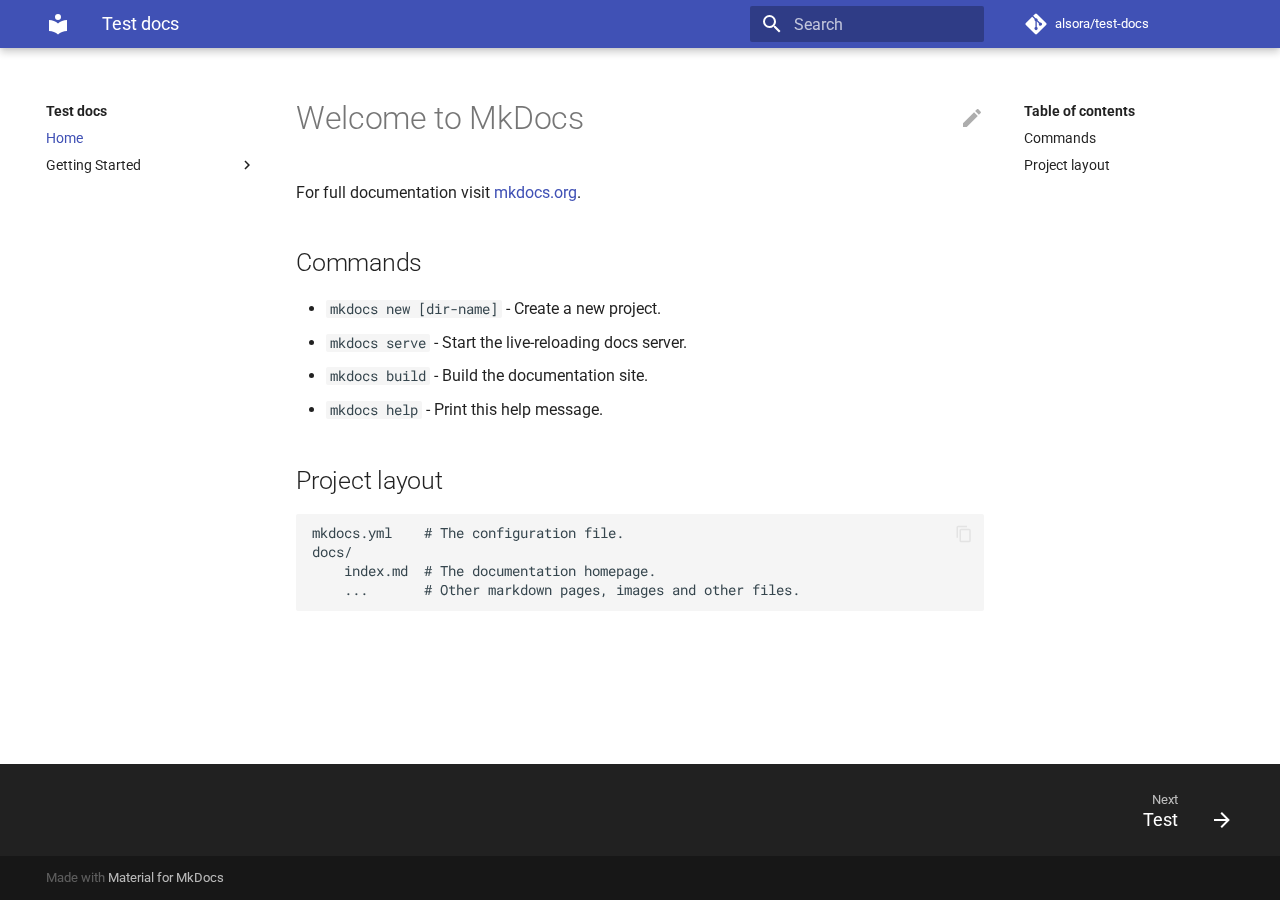
<file: index.html>
<!doctype html>
<html lang="en" class="no-js">
  <head>
    
      <meta charset="utf-8">
      <meta name="viewport" content="width=device-width,initial-scale=1">
      
        <meta name="description" content="A docs test">
      
      
      
        <meta name="author" content="iRobot">
      
      
        <link rel="canonical" href="https://alsora.github.io/test-docs/">
      
      <link rel="icon" href="assets/images/favicon.png">
      <meta name="generator" content="mkdocs-1.2.2, mkdocs-material-7.3.0">
    
    
      
        <title>Test docs</title>
      
    
    
      <link rel="stylesheet" href="assets/stylesheets/main.8b42a75e.min.css">
      
        
        <link rel="stylesheet" href="assets/stylesheets/palette.3f5d1f46.min.css">
        
      
    
    
    
      
        
        <link rel="preconnect" href="https://fonts.gstatic.com" crossorigin>
        <link rel="stylesheet" href="https://fonts.googleapis.com/css?family=Roboto:300,400,400i,700%7CRoboto+Mono&display=fallback">
        <style>:root{--md-text-font-family:"Roboto";--md-code-font-family:"Roboto Mono"}</style>
      
    
    
    
      <link rel="stylesheet" href="stylesheets/irobot-palette.css">
    
    
      


    
    
  </head>
  
  
    
    
    
    
    
    <body dir="ltr" data-md-color-scheme="" data-md-color-primary="none" data-md-color-accent="none">
  
    
    <script>function __prefix(e){return new URL(".",location).pathname+"."+e}function __get(e,t=localStorage){return JSON.parse(t.getItem(__prefix(e)))}</script>
    
    <input class="md-toggle" data-md-toggle="drawer" type="checkbox" id="__drawer" autocomplete="off">
    <input class="md-toggle" data-md-toggle="search" type="checkbox" id="__search" autocomplete="off">
    <label class="md-overlay" for="__drawer"></label>
    <div data-md-component="skip">
      
        
        <a href="#welcome-to-mkdocs" class="md-skip">
          Skip to content
        </a>
      
    </div>
    <div data-md-component="announce">
      
    </div>
    
      

<header class="md-header" data-md-component="header">
  <nav class="md-header__inner md-grid" aria-label="Header">
    <a href="." title="Test docs" class="md-header__button md-logo" aria-label="Test docs" data-md-component="logo">
      
  
  <svg xmlns="http://www.w3.org/2000/svg" viewBox="0 0 24 24"><path d="M12 8a3 3 0 0 0 3-3 3 3 0 0 0-3-3 3 3 0 0 0-3 3 3 3 0 0 0 3 3m0 3.54C9.64 9.35 6.5 8 3 8v11c3.5 0 6.64 1.35 9 3.54 2.36-2.19 5.5-3.54 9-3.54V8c-3.5 0-6.64 1.35-9 3.54z"/></svg>

    </a>
    <label class="md-header__button md-icon" for="__drawer">
      <svg xmlns="http://www.w3.org/2000/svg" viewBox="0 0 24 24"><path d="M3 6h18v2H3V6m0 5h18v2H3v-2m0 5h18v2H3v-2z"/></svg>
    </label>
    <div class="md-header__title" data-md-component="header-title">
      <div class="md-header__ellipsis">
        <div class="md-header__topic">
          <span class="md-ellipsis">
            Test docs
          </span>
        </div>
        <div class="md-header__topic" data-md-component="header-topic">
          <span class="md-ellipsis">
            
              Home
            
          </span>
        </div>
      </div>
    </div>
    
    
    
      <label class="md-header__button md-icon" for="__search">
        <svg xmlns="http://www.w3.org/2000/svg" viewBox="0 0 24 24"><path d="M9.5 3A6.5 6.5 0 0 1 16 9.5c0 1.61-.59 3.09-1.56 4.23l.27.27h.79l5 5-1.5 1.5-5-5v-.79l-.27-.27A6.516 6.516 0 0 1 9.5 16 6.5 6.5 0 0 1 3 9.5 6.5 6.5 0 0 1 9.5 3m0 2C7 5 5 7 5 9.5S7 14 9.5 14 14 12 14 9.5 12 5 9.5 5z"/></svg>
      </label>
      
<div class="md-search" data-md-component="search" role="dialog">
  <label class="md-search__overlay" for="__search"></label>
  <div class="md-search__inner" role="search">
    <form class="md-search__form" name="search">
      <input type="text" class="md-search__input" name="query" aria-label="Search" placeholder="Search" autocapitalize="off" autocorrect="off" autocomplete="off" spellcheck="false" data-md-component="search-query" required>
      <label class="md-search__icon md-icon" for="__search">
        <svg xmlns="http://www.w3.org/2000/svg" viewBox="0 0 24 24"><path d="M9.5 3A6.5 6.5 0 0 1 16 9.5c0 1.61-.59 3.09-1.56 4.23l.27.27h.79l5 5-1.5 1.5-5-5v-.79l-.27-.27A6.516 6.516 0 0 1 9.5 16 6.5 6.5 0 0 1 3 9.5 6.5 6.5 0 0 1 9.5 3m0 2C7 5 5 7 5 9.5S7 14 9.5 14 14 12 14 9.5 12 5 9.5 5z"/></svg>
        <svg xmlns="http://www.w3.org/2000/svg" viewBox="0 0 24 24"><path d="M20 11v2H8l5.5 5.5-1.42 1.42L4.16 12l7.92-7.92L13.5 5.5 8 11h12z"/></svg>
      </label>
      <nav class="md-search__options" aria-label="Search">
        
        <button type="reset" class="md-search__icon md-icon" aria-label="Clear" tabindex="-1">
          <svg xmlns="http://www.w3.org/2000/svg" viewBox="0 0 24 24"><path d="M19 6.41 17.59 5 12 10.59 6.41 5 5 6.41 10.59 12 5 17.59 6.41 19 12 13.41 17.59 19 19 17.59 13.41 12 19 6.41z"/></svg>
        </button>
      </nav>
      
    </form>
    <div class="md-search__output">
      <div class="md-search__scrollwrap" data-md-scrollfix>
        <div class="md-search-result" data-md-component="search-result">
          <div class="md-search-result__meta">
            Initializing search
          </div>
          <ol class="md-search-result__list"></ol>
        </div>
      </div>
    </div>
  </div>
</div>
    
    
      <div class="md-header__source">
        
<a href="https://github.com/alsora/test-docs/" title="Go to repository" class="md-source" data-md-component="source">
  <div class="md-source__icon md-icon">
    
    <svg xmlns="http://www.w3.org/2000/svg" viewBox="0 0 448 512"><path d="M439.55 236.05 244 40.45a28.87 28.87 0 0 0-40.81 0l-40.66 40.63 51.52 51.52c27.06-9.14 52.68 16.77 43.39 43.68l49.66 49.66c34.23-11.8 61.18 31 35.47 56.69-26.49 26.49-70.21-2.87-56-37.34L240.22 199v121.85c25.3 12.54 22.26 41.85 9.08 55a34.34 34.34 0 0 1-48.55 0c-17.57-17.6-11.07-46.91 11.25-56v-123c-20.8-8.51-24.6-30.74-18.64-45L142.57 101 8.45 235.14a28.86 28.86 0 0 0 0 40.81l195.61 195.6a28.86 28.86 0 0 0 40.8 0l194.69-194.69a28.86 28.86 0 0 0 0-40.81z"/></svg>
  </div>
  <div class="md-source__repository">
    alsora/test-docs
  </div>
</a>
      </div>
    
  </nav>
  
</header>
    
    <div class="md-container" data-md-component="container">
      
      
        
          
        
      
      <main class="md-main" data-md-component="main">
        <div class="md-main__inner md-grid">
          
            
              
              <div class="md-sidebar md-sidebar--primary" data-md-component="sidebar" data-md-type="navigation" >
                <div class="md-sidebar__scrollwrap">
                  <div class="md-sidebar__inner">
                    


<nav class="md-nav md-nav--primary" aria-label="Navigation" data-md-level="0">
  <label class="md-nav__title" for="__drawer">
    <a href="." title="Test docs" class="md-nav__button md-logo" aria-label="Test docs" data-md-component="logo">
      
  
  <svg xmlns="http://www.w3.org/2000/svg" viewBox="0 0 24 24"><path d="M12 8a3 3 0 0 0 3-3 3 3 0 0 0-3-3 3 3 0 0 0-3 3 3 3 0 0 0 3 3m0 3.54C9.64 9.35 6.5 8 3 8v11c3.5 0 6.64 1.35 9 3.54 2.36-2.19 5.5-3.54 9-3.54V8c-3.5 0-6.64 1.35-9 3.54z"/></svg>

    </a>
    Test docs
  </label>
  
    <div class="md-nav__source">
      
<a href="https://github.com/alsora/test-docs/" title="Go to repository" class="md-source" data-md-component="source">
  <div class="md-source__icon md-icon">
    
    <svg xmlns="http://www.w3.org/2000/svg" viewBox="0 0 448 512"><path d="M439.55 236.05 244 40.45a28.87 28.87 0 0 0-40.81 0l-40.66 40.63 51.52 51.52c27.06-9.14 52.68 16.77 43.39 43.68l49.66 49.66c34.23-11.8 61.18 31 35.47 56.69-26.49 26.49-70.21-2.87-56-37.34L240.22 199v121.85c25.3 12.54 22.26 41.85 9.08 55a34.34 34.34 0 0 1-48.55 0c-17.57-17.6-11.07-46.91 11.25-56v-123c-20.8-8.51-24.6-30.74-18.64-45L142.57 101 8.45 235.14a28.86 28.86 0 0 0 0 40.81l195.61 195.6a28.86 28.86 0 0 0 40.8 0l194.69-194.69a28.86 28.86 0 0 0 0-40.81z"/></svg>
  </div>
  <div class="md-source__repository">
    alsora/test-docs
  </div>
</a>
    </div>
  
  <ul class="md-nav__list" data-md-scrollfix>
    
      
      
      

  
  
    
  
  
    <li class="md-nav__item md-nav__item--active">
      
      <input class="md-nav__toggle md-toggle" data-md-toggle="toc" type="checkbox" id="__toc">
      
      
        
      
      
        <label class="md-nav__link md-nav__link--active" for="__toc">
          Home
          <span class="md-nav__icon md-icon"></span>
        </label>
      
      <a href="." class="md-nav__link md-nav__link--active">
        Home
      </a>
      
        
<nav class="md-nav md-nav--secondary" aria-label="Table of contents">
  
  
  
    
  
  
    <label class="md-nav__title" for="__toc">
      <span class="md-nav__icon md-icon"></span>
      Table of contents
    </label>
    <ul class="md-nav__list" data-md-component="toc" data-md-scrollfix>
      
        <li class="md-nav__item">
  <a href="#commands" class="md-nav__link">
    Commands
  </a>
  
</li>
      
        <li class="md-nav__item">
  <a href="#project-layout" class="md-nav__link">
    Project layout
  </a>
  
</li>
      
    </ul>
  
</nav>
      
    </li>
  

    
      
      
      

  
  
  
    
    <li class="md-nav__item md-nav__item--nested">
      
      
        <input class="md-nav__toggle md-toggle" data-md-toggle="__nav_2" type="checkbox" id="__nav_2" >
      
      
      
      
        <label class="md-nav__link" for="__nav_2">
          Getting Started
          <span class="md-nav__icon md-icon"></span>
        </label>
      
      <nav class="md-nav" aria-label="Getting Started" data-md-level="1">
        <label class="md-nav__title" for="__nav_2">
          <span class="md-nav__icon md-icon"></span>
          Getting Started
        </label>
        <ul class="md-nav__list" data-md-scrollfix>
          
            
              
  
  
  
    <li class="md-nav__item">
      <a href="getting-started/test/" class="md-nav__link">
        Test
      </a>
    </li>
  

            
          
            
              
  
  
  
    <li class="md-nav__item">
      <a href="getting-started/test2/" class="md-nav__link">
        Other test
      </a>
    </li>
  

            
          
        </ul>
      </nav>
    </li>
  

    
  </ul>
</nav>
                  </div>
                </div>
              </div>
            
            
              
              <div class="md-sidebar md-sidebar--secondary" data-md-component="sidebar" data-md-type="toc" >
                <div class="md-sidebar__scrollwrap">
                  <div class="md-sidebar__inner">
                    
<nav class="md-nav md-nav--secondary" aria-label="Table of contents">
  
  
  
    
  
  
    <label class="md-nav__title" for="__toc">
      <span class="md-nav__icon md-icon"></span>
      Table of contents
    </label>
    <ul class="md-nav__list" data-md-component="toc" data-md-scrollfix>
      
        <li class="md-nav__item">
  <a href="#commands" class="md-nav__link">
    Commands
  </a>
  
</li>
      
        <li class="md-nav__item">
  <a href="#project-layout" class="md-nav__link">
    Project layout
  </a>
  
</li>
      
    </ul>
  
</nav>
                  </div>
                </div>
              </div>
            
          
          <div class="md-content" data-md-component="content">
            <article class="md-content__inner md-typeset">
              
                
                  <a href="https://github.com/alsora/test-docs/edit/master/docs/index.md" title="Edit this page" class="md-content__button md-icon">
                    <svg xmlns="http://www.w3.org/2000/svg" viewBox="0 0 24 24"><path d="M20.71 7.04c.39-.39.39-1.04 0-1.41l-2.34-2.34c-.37-.39-1.02-.39-1.41 0l-1.84 1.83 3.75 3.75M3 17.25V21h3.75L17.81 9.93l-3.75-3.75L3 17.25z"/></svg>
                  </a>
                
                
                <h1 id="welcome-to-mkdocs">Welcome to MkDocs</h1>
<p>For full documentation visit <a href="https://mkdocs.org">mkdocs.org</a>.</p>
<h2 id="commands">Commands</h2>
<ul>
<li><code>mkdocs new [dir-name]</code> - Create a new project.</li>
<li><code>mkdocs serve</code> - Start the live-reloading docs server.</li>
<li><code>mkdocs build</code> - Build the documentation site.</li>
<li><code>mkdocs help</code> - Print this help message.</li>
</ul>
<h2 id="project-layout">Project layout</h2>
<pre><code>mkdocs.yml    # The configuration file.
docs/
    index.md  # The documentation homepage.
    ...       # Other markdown pages, images and other files.
</code></pre>
                
              
              
                


              
            </article>
          </div>
        </div>
        
      </main>
      
        
<footer class="md-footer">
  
    <nav class="md-footer__inner md-grid" aria-label="Footer">
      
      
        
        <a href="getting-started/test/" class="md-footer__link md-footer__link--next" aria-label="Next: Test" rel="next">
          <div class="md-footer__title">
            <div class="md-ellipsis">
              <span class="md-footer__direction">
                Next
              </span>
              Test
            </div>
          </div>
          <div class="md-footer__button md-icon">
            <svg xmlns="http://www.w3.org/2000/svg" viewBox="0 0 24 24"><path d="M4 11v2h12l-5.5 5.5 1.42 1.42L19.84 12l-7.92-7.92L10.5 5.5 16 11H4z"/></svg>
          </div>
        </a>
      
    </nav>
  
  <div class="md-footer-meta md-typeset">
    <div class="md-footer-meta__inner md-grid">
      <div class="md-footer-copyright">
        
        
          Made with
          <a href="https://squidfunk.github.io/mkdocs-material/" target="_blank" rel="noopener">
            Material for MkDocs
          </a>
        
        
      </div>
      
    </div>
  </div>
</footer>
      
    </div>
    <div class="md-dialog" data-md-component="dialog">
      <div class="md-dialog__inner md-typeset"></div>
    </div>
    <script id="__config" type="application/json">{"base": ".", "features": [], "translations": {"clipboard.copy": "Copy to clipboard", "clipboard.copied": "Copied to clipboard", "search.config.lang": "en", "search.config.pipeline": "trimmer, stopWordFilter", "search.config.separator": "[\\s\\-]+", "search.placeholder": "Search", "search.result.placeholder": "Type to start searching", "search.result.none": "No matching documents", "search.result.one": "1 matching document", "search.result.other": "# matching documents", "search.result.more.one": "1 more on this page", "search.result.more.other": "# more on this page", "search.result.term.missing": "Missing", "select.version.title": "Select version"}, "search": "assets/javascripts/workers/search.f8263e09.min.js", "version": null}</script>
    
    
      <script src="assets/javascripts/bundle.4fc53ad4.min.js"></script>
      
    
  </body>
</html>
</file>
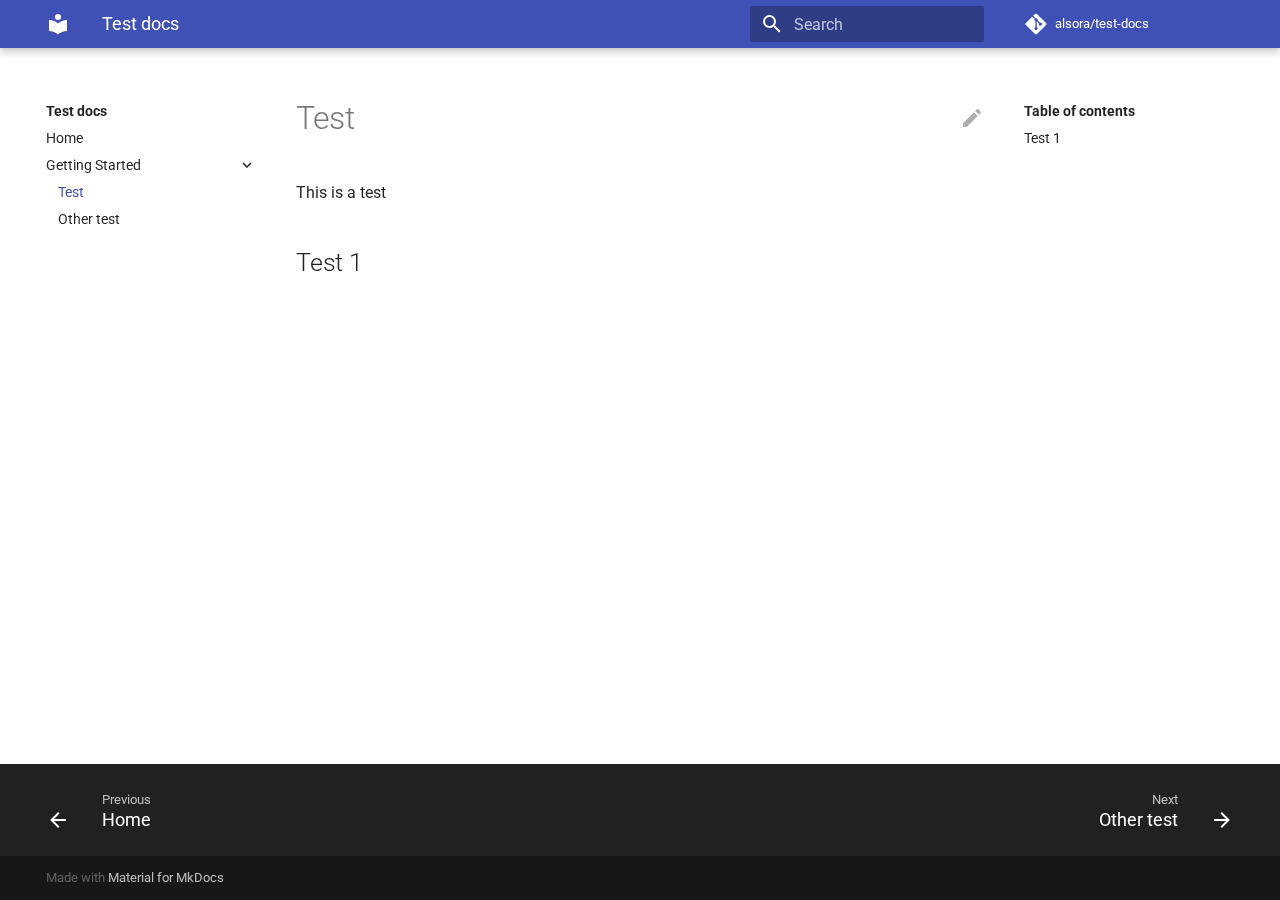
<file: getting-started/test/index.html>
<!doctype html>
<html lang="en" class="no-js">
  <head>
    
      <meta charset="utf-8">
      <meta name="viewport" content="width=device-width,initial-scale=1">
      
        <meta name="description" content="A docs test">
      
      
      
        <meta name="author" content="iRobot">
      
      
        <link rel="canonical" href="https://alsora.github.io/test-docs/getting-started/test/">
      
      <link rel="icon" href="../../assets/images/favicon.png">
      <meta name="generator" content="mkdocs-1.2.2, mkdocs-material-7.3.0">
    
    
      
        <title>Test - Test docs</title>
      
    
    
      <link rel="stylesheet" href="../../assets/stylesheets/main.8b42a75e.min.css">
      
        
        <link rel="stylesheet" href="../../assets/stylesheets/palette.3f5d1f46.min.css">
        
      
    
    
    
      
        
        <link rel="preconnect" href="https://fonts.gstatic.com" crossorigin>
        <link rel="stylesheet" href="https://fonts.googleapis.com/css?family=Roboto:300,400,400i,700%7CRoboto+Mono&display=fallback">
        <style>:root{--md-text-font-family:"Roboto";--md-code-font-family:"Roboto Mono"}</style>
      
    
    
    
      <link rel="stylesheet" href="../../stylesheets/irobot-palette.css">
    
    
      


    
    
  </head>
  
  
    
    
    
    
    
    <body dir="ltr" data-md-color-scheme="" data-md-color-primary="none" data-md-color-accent="none">
  
    
    <script>function __prefix(e){return new URL("../..",location).pathname+"."+e}function __get(e,t=localStorage){return JSON.parse(t.getItem(__prefix(e)))}</script>
    
    <input class="md-toggle" data-md-toggle="drawer" type="checkbox" id="__drawer" autocomplete="off">
    <input class="md-toggle" data-md-toggle="search" type="checkbox" id="__search" autocomplete="off">
    <label class="md-overlay" for="__drawer"></label>
    <div data-md-component="skip">
      
        
        <a href="#test" class="md-skip">
          Skip to content
        </a>
      
    </div>
    <div data-md-component="announce">
      
    </div>
    
      

<header class="md-header" data-md-component="header">
  <nav class="md-header__inner md-grid" aria-label="Header">
    <a href="../.." title="Test docs" class="md-header__button md-logo" aria-label="Test docs" data-md-component="logo">
      
  
  <svg xmlns="http://www.w3.org/2000/svg" viewBox="0 0 24 24"><path d="M12 8a3 3 0 0 0 3-3 3 3 0 0 0-3-3 3 3 0 0 0-3 3 3 3 0 0 0 3 3m0 3.54C9.64 9.35 6.5 8 3 8v11c3.5 0 6.64 1.35 9 3.54 2.36-2.19 5.5-3.54 9-3.54V8c-3.5 0-6.64 1.35-9 3.54z"/></svg>

    </a>
    <label class="md-header__button md-icon" for="__drawer">
      <svg xmlns="http://www.w3.org/2000/svg" viewBox="0 0 24 24"><path d="M3 6h18v2H3V6m0 5h18v2H3v-2m0 5h18v2H3v-2z"/></svg>
    </label>
    <div class="md-header__title" data-md-component="header-title">
      <div class="md-header__ellipsis">
        <div class="md-header__topic">
          <span class="md-ellipsis">
            Test docs
          </span>
        </div>
        <div class="md-header__topic" data-md-component="header-topic">
          <span class="md-ellipsis">
            
              Test
            
          </span>
        </div>
      </div>
    </div>
    
    
    
      <label class="md-header__button md-icon" for="__search">
        <svg xmlns="http://www.w3.org/2000/svg" viewBox="0 0 24 24"><path d="M9.5 3A6.5 6.5 0 0 1 16 9.5c0 1.61-.59 3.09-1.56 4.23l.27.27h.79l5 5-1.5 1.5-5-5v-.79l-.27-.27A6.516 6.516 0 0 1 9.5 16 6.5 6.5 0 0 1 3 9.5 6.5 6.5 0 0 1 9.5 3m0 2C7 5 5 7 5 9.5S7 14 9.5 14 14 12 14 9.5 12 5 9.5 5z"/></svg>
      </label>
      
<div class="md-search" data-md-component="search" role="dialog">
  <label class="md-search__overlay" for="__search"></label>
  <div class="md-search__inner" role="search">
    <form class="md-search__form" name="search">
      <input type="text" class="md-search__input" name="query" aria-label="Search" placeholder="Search" autocapitalize="off" autocorrect="off" autocomplete="off" spellcheck="false" data-md-component="search-query" required>
      <label class="md-search__icon md-icon" for="__search">
        <svg xmlns="http://www.w3.org/2000/svg" viewBox="0 0 24 24"><path d="M9.5 3A6.5 6.5 0 0 1 16 9.5c0 1.61-.59 3.09-1.56 4.23l.27.27h.79l5 5-1.5 1.5-5-5v-.79l-.27-.27A6.516 6.516 0 0 1 9.5 16 6.5 6.5 0 0 1 3 9.5 6.5 6.5 0 0 1 9.5 3m0 2C7 5 5 7 5 9.5S7 14 9.5 14 14 12 14 9.5 12 5 9.5 5z"/></svg>
        <svg xmlns="http://www.w3.org/2000/svg" viewBox="0 0 24 24"><path d="M20 11v2H8l5.5 5.5-1.42 1.42L4.16 12l7.92-7.92L13.5 5.5 8 11h12z"/></svg>
      </label>
      <nav class="md-search__options" aria-label="Search">
        
        <button type="reset" class="md-search__icon md-icon" aria-label="Clear" tabindex="-1">
          <svg xmlns="http://www.w3.org/2000/svg" viewBox="0 0 24 24"><path d="M19 6.41 17.59 5 12 10.59 6.41 5 5 6.41 10.59 12 5 17.59 6.41 19 12 13.41 17.59 19 19 17.59 13.41 12 19 6.41z"/></svg>
        </button>
      </nav>
      
    </form>
    <div class="md-search__output">
      <div class="md-search__scrollwrap" data-md-scrollfix>
        <div class="md-search-result" data-md-component="search-result">
          <div class="md-search-result__meta">
            Initializing search
          </div>
          <ol class="md-search-result__list"></ol>
        </div>
      </div>
    </div>
  </div>
</div>
    
    
      <div class="md-header__source">
        
<a href="https://github.com/alsora/test-docs/" title="Go to repository" class="md-source" data-md-component="source">
  <div class="md-source__icon md-icon">
    
    <svg xmlns="http://www.w3.org/2000/svg" viewBox="0 0 448 512"><path d="M439.55 236.05 244 40.45a28.87 28.87 0 0 0-40.81 0l-40.66 40.63 51.52 51.52c27.06-9.14 52.68 16.77 43.39 43.68l49.66 49.66c34.23-11.8 61.18 31 35.47 56.69-26.49 26.49-70.21-2.87-56-37.34L240.22 199v121.85c25.3 12.54 22.26 41.85 9.08 55a34.34 34.34 0 0 1-48.55 0c-17.57-17.6-11.07-46.91 11.25-56v-123c-20.8-8.51-24.6-30.74-18.64-45L142.57 101 8.45 235.14a28.86 28.86 0 0 0 0 40.81l195.61 195.6a28.86 28.86 0 0 0 40.8 0l194.69-194.69a28.86 28.86 0 0 0 0-40.81z"/></svg>
  </div>
  <div class="md-source__repository">
    alsora/test-docs
  </div>
</a>
      </div>
    
  </nav>
  
</header>
    
    <div class="md-container" data-md-component="container">
      
      
        
          
        
      
      <main class="md-main" data-md-component="main">
        <div class="md-main__inner md-grid">
          
            
              
              <div class="md-sidebar md-sidebar--primary" data-md-component="sidebar" data-md-type="navigation" >
                <div class="md-sidebar__scrollwrap">
                  <div class="md-sidebar__inner">
                    


<nav class="md-nav md-nav--primary" aria-label="Navigation" data-md-level="0">
  <label class="md-nav__title" for="__drawer">
    <a href="../.." title="Test docs" class="md-nav__button md-logo" aria-label="Test docs" data-md-component="logo">
      
  
  <svg xmlns="http://www.w3.org/2000/svg" viewBox="0 0 24 24"><path d="M12 8a3 3 0 0 0 3-3 3 3 0 0 0-3-3 3 3 0 0 0-3 3 3 3 0 0 0 3 3m0 3.54C9.64 9.35 6.5 8 3 8v11c3.5 0 6.64 1.35 9 3.54 2.36-2.19 5.5-3.54 9-3.54V8c-3.5 0-6.64 1.35-9 3.54z"/></svg>

    </a>
    Test docs
  </label>
  
    <div class="md-nav__source">
      
<a href="https://github.com/alsora/test-docs/" title="Go to repository" class="md-source" data-md-component="source">
  <div class="md-source__icon md-icon">
    
    <svg xmlns="http://www.w3.org/2000/svg" viewBox="0 0 448 512"><path d="M439.55 236.05 244 40.45a28.87 28.87 0 0 0-40.81 0l-40.66 40.63 51.52 51.52c27.06-9.14 52.68 16.77 43.39 43.68l49.66 49.66c34.23-11.8 61.18 31 35.47 56.69-26.49 26.49-70.21-2.87-56-37.34L240.22 199v121.85c25.3 12.54 22.26 41.85 9.08 55a34.34 34.34 0 0 1-48.55 0c-17.57-17.6-11.07-46.91 11.25-56v-123c-20.8-8.51-24.6-30.74-18.64-45L142.57 101 8.45 235.14a28.86 28.86 0 0 0 0 40.81l195.61 195.6a28.86 28.86 0 0 0 40.8 0l194.69-194.69a28.86 28.86 0 0 0 0-40.81z"/></svg>
  </div>
  <div class="md-source__repository">
    alsora/test-docs
  </div>
</a>
    </div>
  
  <ul class="md-nav__list" data-md-scrollfix>
    
      
      
      

  
  
  
    <li class="md-nav__item">
      <a href="../.." class="md-nav__link">
        Home
      </a>
    </li>
  

    
      
      
      

  
  
    
  
  
    
    <li class="md-nav__item md-nav__item--active md-nav__item--nested">
      
      
        <input class="md-nav__toggle md-toggle" data-md-toggle="__nav_2" type="checkbox" id="__nav_2" checked>
      
      
      
      
        <label class="md-nav__link" for="__nav_2">
          Getting Started
          <span class="md-nav__icon md-icon"></span>
        </label>
      
      <nav class="md-nav" aria-label="Getting Started" data-md-level="1">
        <label class="md-nav__title" for="__nav_2">
          <span class="md-nav__icon md-icon"></span>
          Getting Started
        </label>
        <ul class="md-nav__list" data-md-scrollfix>
          
            
              
  
  
    
  
  
    <li class="md-nav__item md-nav__item--active">
      
      <input class="md-nav__toggle md-toggle" data-md-toggle="toc" type="checkbox" id="__toc">
      
      
        
      
      
        <label class="md-nav__link md-nav__link--active" for="__toc">
          Test
          <span class="md-nav__icon md-icon"></span>
        </label>
      
      <a href="./" class="md-nav__link md-nav__link--active">
        Test
      </a>
      
        
<nav class="md-nav md-nav--secondary" aria-label="Table of contents">
  
  
  
    
  
  
    <label class="md-nav__title" for="__toc">
      <span class="md-nav__icon md-icon"></span>
      Table of contents
    </label>
    <ul class="md-nav__list" data-md-component="toc" data-md-scrollfix>
      
        <li class="md-nav__item">
  <a href="#test-1" class="md-nav__link">
    Test 1
  </a>
  
</li>
      
    </ul>
  
</nav>
      
    </li>
  

            
          
            
              
  
  
  
    <li class="md-nav__item">
      <a href="../test2/" class="md-nav__link">
        Other test
      </a>
    </li>
  

            
          
        </ul>
      </nav>
    </li>
  

    
  </ul>
</nav>
                  </div>
                </div>
              </div>
            
            
              
              <div class="md-sidebar md-sidebar--secondary" data-md-component="sidebar" data-md-type="toc" >
                <div class="md-sidebar__scrollwrap">
                  <div class="md-sidebar__inner">
                    
<nav class="md-nav md-nav--secondary" aria-label="Table of contents">
  
  
  
    
  
  
    <label class="md-nav__title" for="__toc">
      <span class="md-nav__icon md-icon"></span>
      Table of contents
    </label>
    <ul class="md-nav__list" data-md-component="toc" data-md-scrollfix>
      
        <li class="md-nav__item">
  <a href="#test-1" class="md-nav__link">
    Test 1
  </a>
  
</li>
      
    </ul>
  
</nav>
                  </div>
                </div>
              </div>
            
          
          <div class="md-content" data-md-component="content">
            <article class="md-content__inner md-typeset">
              
                
                  <a href="https://github.com/alsora/test-docs/edit/master/docs/getting-started/test.md" title="Edit this page" class="md-content__button md-icon">
                    <svg xmlns="http://www.w3.org/2000/svg" viewBox="0 0 24 24"><path d="M20.71 7.04c.39-.39.39-1.04 0-1.41l-2.34-2.34c-.37-.39-1.02-.39-1.41 0l-1.84 1.83 3.75 3.75M3 17.25V21h3.75L17.81 9.93l-3.75-3.75L3 17.25z"/></svg>
                  </a>
                
                
                <h1 id="test">Test</h1>
<p>This is a test</p>
<h2 id="test-1">Test 1</h2>
                
              
              
                


              
            </article>
          </div>
        </div>
        
      </main>
      
        
<footer class="md-footer">
  
    <nav class="md-footer__inner md-grid" aria-label="Footer">
      
        
        <a href="../.." class="md-footer__link md-footer__link--prev" aria-label="Previous: Home" rel="prev">
          <div class="md-footer__button md-icon">
            <svg xmlns="http://www.w3.org/2000/svg" viewBox="0 0 24 24"><path d="M20 11v2H8l5.5 5.5-1.42 1.42L4.16 12l7.92-7.92L13.5 5.5 8 11h12z"/></svg>
          </div>
          <div class="md-footer__title">
            <div class="md-ellipsis">
              <span class="md-footer__direction">
                Previous
              </span>
              Home
            </div>
          </div>
        </a>
      
      
        
        <a href="../test2/" class="md-footer__link md-footer__link--next" aria-label="Next: Other test" rel="next">
          <div class="md-footer__title">
            <div class="md-ellipsis">
              <span class="md-footer__direction">
                Next
              </span>
              Other test
            </div>
          </div>
          <div class="md-footer__button md-icon">
            <svg xmlns="http://www.w3.org/2000/svg" viewBox="0 0 24 24"><path d="M4 11v2h12l-5.5 5.5 1.42 1.42L19.84 12l-7.92-7.92L10.5 5.5 16 11H4z"/></svg>
          </div>
        </a>
      
    </nav>
  
  <div class="md-footer-meta md-typeset">
    <div class="md-footer-meta__inner md-grid">
      <div class="md-footer-copyright">
        
        
          Made with
          <a href="https://squidfunk.github.io/mkdocs-material/" target="_blank" rel="noopener">
            Material for MkDocs
          </a>
        
        
      </div>
      
    </div>
  </div>
</footer>
      
    </div>
    <div class="md-dialog" data-md-component="dialog">
      <div class="md-dialog__inner md-typeset"></div>
    </div>
    <script id="__config" type="application/json">{"base": "../..", "features": [], "translations": {"clipboard.copy": "Copy to clipboard", "clipboard.copied": "Copied to clipboard", "search.config.lang": "en", "search.config.pipeline": "trimmer, stopWordFilter", "search.config.separator": "[\\s\\-]+", "search.placeholder": "Search", "search.result.placeholder": "Type to start searching", "search.result.none": "No matching documents", "search.result.one": "1 matching document", "search.result.other": "# matching documents", "search.result.more.one": "1 more on this page", "search.result.more.other": "# more on this page", "search.result.term.missing": "Missing", "select.version.title": "Select version"}, "search": "../../assets/javascripts/workers/search.f8263e09.min.js", "version": null}</script>
    
    
      <script src="../../assets/javascripts/bundle.4fc53ad4.min.js"></script>
      
    
  </body>
</html>
</file>
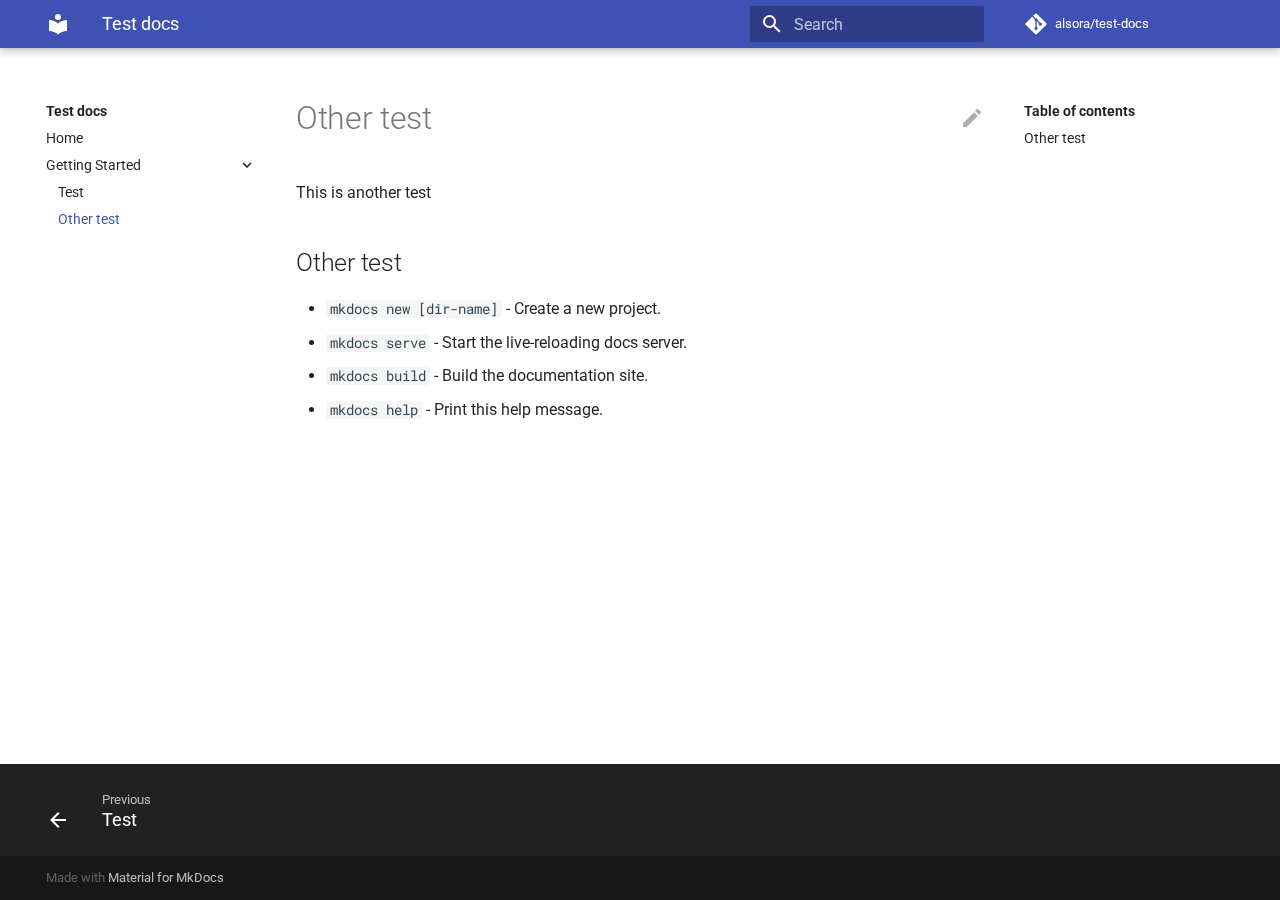
<file: getting-started/test2/index.html>
<!doctype html>
<html lang="en" class="no-js">
  <head>
    
      <meta charset="utf-8">
      <meta name="viewport" content="width=device-width,initial-scale=1">
      
        <meta name="description" content="A docs test">
      
      
      
        <meta name="author" content="iRobot">
      
      
        <link rel="canonical" href="https://alsora.github.io/test-docs/getting-started/test2/">
      
      <link rel="icon" href="../../assets/images/favicon.png">
      <meta name="generator" content="mkdocs-1.2.2, mkdocs-material-7.3.0">
    
    
      
        <title>Other test - Test docs</title>
      
    
    
      <link rel="stylesheet" href="../../assets/stylesheets/main.8b42a75e.min.css">
      
        
        <link rel="stylesheet" href="../../assets/stylesheets/palette.3f5d1f46.min.css">
        
      
    
    
    
      
        
        <link rel="preconnect" href="https://fonts.gstatic.com" crossorigin>
        <link rel="stylesheet" href="https://fonts.googleapis.com/css?family=Roboto:300,400,400i,700%7CRoboto+Mono&display=fallback">
        <style>:root{--md-text-font-family:"Roboto";--md-code-font-family:"Roboto Mono"}</style>
      
    
    
    
      <link rel="stylesheet" href="../../stylesheets/irobot-palette.css">
    
    
      


    
    
  </head>
  
  
    
    
    
    
    
    <body dir="ltr" data-md-color-scheme="" data-md-color-primary="none" data-md-color-accent="none">
  
    
    <script>function __prefix(e){return new URL("../..",location).pathname+"."+e}function __get(e,t=localStorage){return JSON.parse(t.getItem(__prefix(e)))}</script>
    
    <input class="md-toggle" data-md-toggle="drawer" type="checkbox" id="__drawer" autocomplete="off">
    <input class="md-toggle" data-md-toggle="search" type="checkbox" id="__search" autocomplete="off">
    <label class="md-overlay" for="__drawer"></label>
    <div data-md-component="skip">
      
        
        <a href="#other-test" class="md-skip">
          Skip to content
        </a>
      
    </div>
    <div data-md-component="announce">
      
    </div>
    
      

<header class="md-header" data-md-component="header">
  <nav class="md-header__inner md-grid" aria-label="Header">
    <a href="../.." title="Test docs" class="md-header__button md-logo" aria-label="Test docs" data-md-component="logo">
      
  
  <svg xmlns="http://www.w3.org/2000/svg" viewBox="0 0 24 24"><path d="M12 8a3 3 0 0 0 3-3 3 3 0 0 0-3-3 3 3 0 0 0-3 3 3 3 0 0 0 3 3m0 3.54C9.64 9.35 6.5 8 3 8v11c3.5 0 6.64 1.35 9 3.54 2.36-2.19 5.5-3.54 9-3.54V8c-3.5 0-6.64 1.35-9 3.54z"/></svg>

    </a>
    <label class="md-header__button md-icon" for="__drawer">
      <svg xmlns="http://www.w3.org/2000/svg" viewBox="0 0 24 24"><path d="M3 6h18v2H3V6m0 5h18v2H3v-2m0 5h18v2H3v-2z"/></svg>
    </label>
    <div class="md-header__title" data-md-component="header-title">
      <div class="md-header__ellipsis">
        <div class="md-header__topic">
          <span class="md-ellipsis">
            Test docs
          </span>
        </div>
        <div class="md-header__topic" data-md-component="header-topic">
          <span class="md-ellipsis">
            
              Other test
            
          </span>
        </div>
      </div>
    </div>
    
    
    
      <label class="md-header__button md-icon" for="__search">
        <svg xmlns="http://www.w3.org/2000/svg" viewBox="0 0 24 24"><path d="M9.5 3A6.5 6.5 0 0 1 16 9.5c0 1.61-.59 3.09-1.56 4.23l.27.27h.79l5 5-1.5 1.5-5-5v-.79l-.27-.27A6.516 6.516 0 0 1 9.5 16 6.5 6.5 0 0 1 3 9.5 6.5 6.5 0 0 1 9.5 3m0 2C7 5 5 7 5 9.5S7 14 9.5 14 14 12 14 9.5 12 5 9.5 5z"/></svg>
      </label>
      
<div class="md-search" data-md-component="search" role="dialog">
  <label class="md-search__overlay" for="__search"></label>
  <div class="md-search__inner" role="search">
    <form class="md-search__form" name="search">
      <input type="text" class="md-search__input" name="query" aria-label="Search" placeholder="Search" autocapitalize="off" autocorrect="off" autocomplete="off" spellcheck="false" data-md-component="search-query" required>
      <label class="md-search__icon md-icon" for="__search">
        <svg xmlns="http://www.w3.org/2000/svg" viewBox="0 0 24 24"><path d="M9.5 3A6.5 6.5 0 0 1 16 9.5c0 1.61-.59 3.09-1.56 4.23l.27.27h.79l5 5-1.5 1.5-5-5v-.79l-.27-.27A6.516 6.516 0 0 1 9.5 16 6.5 6.5 0 0 1 3 9.5 6.5 6.5 0 0 1 9.5 3m0 2C7 5 5 7 5 9.5S7 14 9.5 14 14 12 14 9.5 12 5 9.5 5z"/></svg>
        <svg xmlns="http://www.w3.org/2000/svg" viewBox="0 0 24 24"><path d="M20 11v2H8l5.5 5.5-1.42 1.42L4.16 12l7.92-7.92L13.5 5.5 8 11h12z"/></svg>
      </label>
      <nav class="md-search__options" aria-label="Search">
        
        <button type="reset" class="md-search__icon md-icon" aria-label="Clear" tabindex="-1">
          <svg xmlns="http://www.w3.org/2000/svg" viewBox="0 0 24 24"><path d="M19 6.41 17.59 5 12 10.59 6.41 5 5 6.41 10.59 12 5 17.59 6.41 19 12 13.41 17.59 19 19 17.59 13.41 12 19 6.41z"/></svg>
        </button>
      </nav>
      
    </form>
    <div class="md-search__output">
      <div class="md-search__scrollwrap" data-md-scrollfix>
        <div class="md-search-result" data-md-component="search-result">
          <div class="md-search-result__meta">
            Initializing search
          </div>
          <ol class="md-search-result__list"></ol>
        </div>
      </div>
    </div>
  </div>
</div>
    
    
      <div class="md-header__source">
        
<a href="https://github.com/alsora/test-docs/" title="Go to repository" class="md-source" data-md-component="source">
  <div class="md-source__icon md-icon">
    
    <svg xmlns="http://www.w3.org/2000/svg" viewBox="0 0 448 512"><path d="M439.55 236.05 244 40.45a28.87 28.87 0 0 0-40.81 0l-40.66 40.63 51.52 51.52c27.06-9.14 52.68 16.77 43.39 43.68l49.66 49.66c34.23-11.8 61.18 31 35.47 56.69-26.49 26.49-70.21-2.87-56-37.34L240.22 199v121.85c25.3 12.54 22.26 41.85 9.08 55a34.34 34.34 0 0 1-48.55 0c-17.57-17.6-11.07-46.91 11.25-56v-123c-20.8-8.51-24.6-30.74-18.64-45L142.57 101 8.45 235.14a28.86 28.86 0 0 0 0 40.81l195.61 195.6a28.86 28.86 0 0 0 40.8 0l194.69-194.69a28.86 28.86 0 0 0 0-40.81z"/></svg>
  </div>
  <div class="md-source__repository">
    alsora/test-docs
  </div>
</a>
      </div>
    
  </nav>
  
</header>
    
    <div class="md-container" data-md-component="container">
      
      
        
          
        
      
      <main class="md-main" data-md-component="main">
        <div class="md-main__inner md-grid">
          
            
              
              <div class="md-sidebar md-sidebar--primary" data-md-component="sidebar" data-md-type="navigation" >
                <div class="md-sidebar__scrollwrap">
                  <div class="md-sidebar__inner">
                    


<nav class="md-nav md-nav--primary" aria-label="Navigation" data-md-level="0">
  <label class="md-nav__title" for="__drawer">
    <a href="../.." title="Test docs" class="md-nav__button md-logo" aria-label="Test docs" data-md-component="logo">
      
  
  <svg xmlns="http://www.w3.org/2000/svg" viewBox="0 0 24 24"><path d="M12 8a3 3 0 0 0 3-3 3 3 0 0 0-3-3 3 3 0 0 0-3 3 3 3 0 0 0 3 3m0 3.54C9.64 9.35 6.5 8 3 8v11c3.5 0 6.64 1.35 9 3.54 2.36-2.19 5.5-3.54 9-3.54V8c-3.5 0-6.64 1.35-9 3.54z"/></svg>

    </a>
    Test docs
  </label>
  
    <div class="md-nav__source">
      
<a href="https://github.com/alsora/test-docs/" title="Go to repository" class="md-source" data-md-component="source">
  <div class="md-source__icon md-icon">
    
    <svg xmlns="http://www.w3.org/2000/svg" viewBox="0 0 448 512"><path d="M439.55 236.05 244 40.45a28.87 28.87 0 0 0-40.81 0l-40.66 40.63 51.52 51.52c27.06-9.14 52.68 16.77 43.39 43.68l49.66 49.66c34.23-11.8 61.18 31 35.47 56.69-26.49 26.49-70.21-2.87-56-37.34L240.22 199v121.85c25.3 12.54 22.26 41.85 9.08 55a34.34 34.34 0 0 1-48.55 0c-17.57-17.6-11.07-46.91 11.25-56v-123c-20.8-8.51-24.6-30.74-18.64-45L142.57 101 8.45 235.14a28.86 28.86 0 0 0 0 40.81l195.61 195.6a28.86 28.86 0 0 0 40.8 0l194.69-194.69a28.86 28.86 0 0 0 0-40.81z"/></svg>
  </div>
  <div class="md-source__repository">
    alsora/test-docs
  </div>
</a>
    </div>
  
  <ul class="md-nav__list" data-md-scrollfix>
    
      
      
      

  
  
  
    <li class="md-nav__item">
      <a href="../.." class="md-nav__link">
        Home
      </a>
    </li>
  

    
      
      
      

  
  
    
  
  
    
    <li class="md-nav__item md-nav__item--active md-nav__item--nested">
      
      
        <input class="md-nav__toggle md-toggle" data-md-toggle="__nav_2" type="checkbox" id="__nav_2" checked>
      
      
      
      
        <label class="md-nav__link" for="__nav_2">
          Getting Started
          <span class="md-nav__icon md-icon"></span>
        </label>
      
      <nav class="md-nav" aria-label="Getting Started" data-md-level="1">
        <label class="md-nav__title" for="__nav_2">
          <span class="md-nav__icon md-icon"></span>
          Getting Started
        </label>
        <ul class="md-nav__list" data-md-scrollfix>
          
            
              
  
  
  
    <li class="md-nav__item">
      <a href="../test/" class="md-nav__link">
        Test
      </a>
    </li>
  

            
          
            
              
  
  
    
  
  
    <li class="md-nav__item md-nav__item--active">
      
      <input class="md-nav__toggle md-toggle" data-md-toggle="toc" type="checkbox" id="__toc">
      
      
        
      
      
        <label class="md-nav__link md-nav__link--active" for="__toc">
          Other test
          <span class="md-nav__icon md-icon"></span>
        </label>
      
      <a href="./" class="md-nav__link md-nav__link--active">
        Other test
      </a>
      
        
<nav class="md-nav md-nav--secondary" aria-label="Table of contents">
  
  
  
    
  
  
    <label class="md-nav__title" for="__toc">
      <span class="md-nav__icon md-icon"></span>
      Table of contents
    </label>
    <ul class="md-nav__list" data-md-component="toc" data-md-scrollfix>
      
        <li class="md-nav__item">
  <a href="#other-test_1" class="md-nav__link">
    Other test
  </a>
  
</li>
      
    </ul>
  
</nav>
      
    </li>
  

            
          
        </ul>
      </nav>
    </li>
  

    
  </ul>
</nav>
                  </div>
                </div>
              </div>
            
            
              
              <div class="md-sidebar md-sidebar--secondary" data-md-component="sidebar" data-md-type="toc" >
                <div class="md-sidebar__scrollwrap">
                  <div class="md-sidebar__inner">
                    
<nav class="md-nav md-nav--secondary" aria-label="Table of contents">
  
  
  
    
  
  
    <label class="md-nav__title" for="__toc">
      <span class="md-nav__icon md-icon"></span>
      Table of contents
    </label>
    <ul class="md-nav__list" data-md-component="toc" data-md-scrollfix>
      
        <li class="md-nav__item">
  <a href="#other-test_1" class="md-nav__link">
    Other test
  </a>
  
</li>
      
    </ul>
  
</nav>
                  </div>
                </div>
              </div>
            
          
          <div class="md-content" data-md-component="content">
            <article class="md-content__inner md-typeset">
              
                
                  <a href="https://github.com/alsora/test-docs/edit/master/docs/getting-started/test2.md" title="Edit this page" class="md-content__button md-icon">
                    <svg xmlns="http://www.w3.org/2000/svg" viewBox="0 0 24 24"><path d="M20.71 7.04c.39-.39.39-1.04 0-1.41l-2.34-2.34c-.37-.39-1.02-.39-1.41 0l-1.84 1.83 3.75 3.75M3 17.25V21h3.75L17.81 9.93l-3.75-3.75L3 17.25z"/></svg>
                  </a>
                
                
                <h1 id="other-test">Other test</h1>
<p>This is another test</p>
<h2 id="other-test_1">Other test</h2>
<ul>
<li><code>mkdocs new [dir-name]</code> - Create a new project.</li>
<li><code>mkdocs serve</code> - Start the live-reloading docs server.</li>
<li><code>mkdocs build</code> - Build the documentation site.</li>
<li><code>mkdocs help</code> - Print this help message.</li>
</ul>
                
              
              
                


              
            </article>
          </div>
        </div>
        
      </main>
      
        
<footer class="md-footer">
  
    <nav class="md-footer__inner md-grid" aria-label="Footer">
      
        
        <a href="../test/" class="md-footer__link md-footer__link--prev" aria-label="Previous: Test" rel="prev">
          <div class="md-footer__button md-icon">
            <svg xmlns="http://www.w3.org/2000/svg" viewBox="0 0 24 24"><path d="M20 11v2H8l5.5 5.5-1.42 1.42L4.16 12l7.92-7.92L13.5 5.5 8 11h12z"/></svg>
          </div>
          <div class="md-footer__title">
            <div class="md-ellipsis">
              <span class="md-footer__direction">
                Previous
              </span>
              Test
            </div>
          </div>
        </a>
      
      
    </nav>
  
  <div class="md-footer-meta md-typeset">
    <div class="md-footer-meta__inner md-grid">
      <div class="md-footer-copyright">
        
        
          Made with
          <a href="https://squidfunk.github.io/mkdocs-material/" target="_blank" rel="noopener">
            Material for MkDocs
          </a>
        
        
      </div>
      
    </div>
  </div>
</footer>
      
    </div>
    <div class="md-dialog" data-md-component="dialog">
      <div class="md-dialog__inner md-typeset"></div>
    </div>
    <script id="__config" type="application/json">{"base": "../..", "features": [], "translations": {"clipboard.copy": "Copy to clipboard", "clipboard.copied": "Copied to clipboard", "search.config.lang": "en", "search.config.pipeline": "trimmer, stopWordFilter", "search.config.separator": "[\\s\\-]+", "search.placeholder": "Search", "search.result.placeholder": "Type to start searching", "search.result.none": "No matching documents", "search.result.one": "1 matching document", "search.result.other": "# matching documents", "search.result.more.one": "1 more on this page", "search.result.more.other": "# more on this page", "search.result.term.missing": "Missing", "select.version.title": "Select version"}, "search": "../../assets/javascripts/workers/search.f8263e09.min.js", "version": null}</script>
    
    
      <script src="../../assets/javascripts/bundle.4fc53ad4.min.js"></script>
      
    
  </body>
</html>
</file>
<file: stylesheets/irobot-palette.css>
:root {
    // Default color shades
    --md-default-fg-color:               hsla(0, 0%, 0%, 0.87);
    --md-default-fg-color--light:        hsla(0, 0%, 0%, 0.54);
    --md-default-fg-color--lighter:      hsla(0, 0%, 0%, 0.32);
    --md-default-fg-color--lightest:     hsla(0, 0%, 0%, 0.07);
    --md-default-bg-color:               hsla(0, 0%, 100%, 1);
    --md-default-bg-color--light:        hsla(0, 0%, 100%, 0.7);
    --md-default-bg-color--lighter:      hsla(0, 0%, 100%, 0.3);
    --md-default-bg-color--lightest:     hsla(0, 0%, 100%, 0.12);
  
    // Primary color shades
    --md-primary-fg-color:               hsla(#{hex2hsl($clr-indigo-500)}, 1);
    --md-primary-fg-color--light:        hsla(#{hex2hsl($clr-indigo-400)}, 1);
    --md-primary-fg-color--dark:         hsla(#{hex2hsl($clr-indigo-700)}, 1);
    --md-primary-bg-color:               hsla(0, 0%, 100%, 1);
    --md-primary-bg-color--light:        hsla(0, 0%, 100%, 0.7);
  
    // Accent color shades
    --md-accent-fg-color:                hsla(#{hex2hsl($clr-indigo-a200)}, 1);
    --md-accent-fg-color--transparent:   hsla(#{hex2hsl($clr-indigo-a200)}, 0.1);
    --md-accent-bg-color:                hsla(0, 0%, 100%, 1);
    --md-accent-bg-color--light:         hsla(0, 0%, 100%, 0.7);
  
    // Light theme (default)
    > * {
  
      // Code color shades
      --md-code-fg-color:                hsla(200, 18%, 26%, 1);
      --md-code-bg-color:                hsla(0, 0%, 96%, 1);
  
      // Code highlighting color shades
      --md-code-hl-color:                hsla(#{hex2hsl($clr-yellow-a200)}, 0.5);
      --md-code-hl-number-color:         hsla(0, 67%, 50%, 1);
      --md-code-hl-special-color:        hsla(340, 83%, 47%, 1);
      --md-code-hl-function-color:       hsla(291, 45%, 50%, 1);
      --md-code-hl-constant-color:       hsla(250, 63%, 60%, 1);
      --md-code-hl-keyword-color:        hsla(219, 54%, 51%, 1);
      --md-code-hl-string-color:         hsla(150, 63%, 30%, 1);
      --md-code-hl-name-color:           var(--md-code-fg-color);
      --md-code-hl-operator-color:       var(--md-default-fg-color--light);
      --md-code-hl-punctuation-color:    var(--md-default-fg-color--light);
      --md-code-hl-comment-color:        var(--md-default-fg-color--light);
      --md-code-hl-generic-color:        var(--md-default-fg-color--light);
      --md-code-hl-variable-color:       var(--md-default-fg-color--light);
  
      // Typeset color shades
      --md-typeset-color:                var(--md-default-fg-color);
  
      // Typeset `a` color shades
      --md-typeset-a-color:              var(--md-primary-fg-color);
  
      // Typeset `mark` color shades
      --md-typeset-mark-color:           hsla(#{hex2hsl($clr-yellow-a200)}, 0.5);
  
      // Typeset `del` and `ins` color shades
      --md-typeset-del-color:            hsla(6, 90%, 60%, 0.15);
      --md-typeset-ins-color:            hsla(150, 90%, 44%, 0.15);
  
      // Typeset `kbd` color shades
      --md-typeset-kbd-color:            hsla(0, 0%, 98%, 1);
      --md-typeset-kbd-accent-color:     hsla(0, 100%, 100%, 1);
      --md-typeset-kbd-border-color:     hsla(0, 0%, 72%, 1);
  
      // Typeset `table` color shades
      --md-typeset-table-color:          hsla(0, 0%, 0%, 0.12);
  
      // Admonition color shades
      --md-admonition-fg-color:          var(--md-default-fg-color);
      --md-admonition-bg-color:          var(--md-default-bg-color);
  
      // Footer color shades
      --md-footer-fg-color:              hsla(0, 0%, 100%, 1);
      --md-footer-fg-color--light:       hsla(0, 0%, 100%, 0.7);
      --md-footer-fg-color--lighter:     hsla(0, 0%, 100%, 0.3);
      --md-footer-bg-color:              hsla(0, 0%, 0%, 0.87);
      --md-footer-bg-color--dark:        hsla(0, 0%, 0%, 0.32);
    }
  }
</file>
<file: assets/stylesheets/main.8b42a75e.min.css>
@charset "UTF-8";html{-webkit-text-size-adjust:none;-moz-text-size-adjust:none;-ms-text-size-adjust:none;text-size-adjust:none;box-sizing:border-box}*,:after,:before{box-sizing:inherit}body{margin:0}a,button,input,label{-webkit-tap-highlight-color:transparent}a{color:inherit;text-decoration:none}hr{border:0;box-sizing:content-box;display:block;height:.05rem;overflow:visible;padding:0}small{font-size:80%}sub,sup{line-height:1em}img{border-style:none}table{border-collapse:separate;border-spacing:0}td,th{font-weight:400;vertical-align:top}button{background:transparent;border:0;font-family:inherit;font-size:inherit;margin:0;padding:0}input{border:0;outline:none}:root{--md-default-fg-color:rgba(0,0,0,0.87);--md-default-fg-color--light:rgba(0,0,0,0.54);--md-default-fg-color--lighter:rgba(0,0,0,0.32);--md-default-fg-color--lightest:rgba(0,0,0,0.07);--md-default-bg-color:#fff;--md-default-bg-color--light:hsla(0,0%,100%,0.7);--md-default-bg-color--lighter:hsla(0,0%,100%,0.3);--md-default-bg-color--lightest:hsla(0,0%,100%,0.12);--md-primary-fg-color:#4051b5;--md-primary-fg-color--light:#5d6cc0;--md-primary-fg-color--dark:#303fa1;--md-primary-bg-color:#fff;--md-primary-bg-color--light:hsla(0,0%,100%,0.7);--md-accent-fg-color:#526cfe;--md-accent-fg-color--transparent:rgba(82,108,254,0.1);--md-accent-bg-color:#fff;--md-accent-bg-color--light:hsla(0,0%,100%,0.7)}:root>*{--md-code-fg-color:#36464e;--md-code-bg-color:#f5f5f5;--md-code-hl-color:rgba(255,255,0,0.5);--md-code-hl-number-color:#d52a2a;--md-code-hl-special-color:#db1457;--md-code-hl-function-color:#a846b9;--md-code-hl-constant-color:#6e59d9;--md-code-hl-keyword-color:#3f6ec6;--md-code-hl-string-color:#1c7d4d;--md-code-hl-name-color:var(--md-code-fg-color);--md-code-hl-operator-color:var(--md-default-fg-color--light);--md-code-hl-punctuation-color:var(--md-default-fg-color--light);--md-code-hl-comment-color:var(--md-default-fg-color--light);--md-code-hl-generic-color:var(--md-default-fg-color--light);--md-code-hl-variable-color:var(--md-default-fg-color--light);--md-typeset-color:var(--md-default-fg-color);--md-typeset-a-color:var(--md-primary-fg-color);--md-typeset-mark-color:rgba(255,255,0,0.5);--md-typeset-del-color:hsla(6,90%,60%,0.15);--md-typeset-ins-color:rgba(11,213,112,0.15);--md-typeset-kbd-color:#fafafa;--md-typeset-kbd-accent-color:#fff;--md-typeset-kbd-border-color:#b8b8b8;--md-typeset-table-color:rgba(0,0,0,0.12);--md-admonition-fg-color:var(--md-default-fg-color);--md-admonition-bg-color:var(--md-default-bg-color);--md-footer-fg-color:#fff;--md-footer-fg-color--light:hsla(0,0%,100%,0.7);--md-footer-fg-color--lighter:hsla(0,0%,100%,0.3);--md-footer-bg-color:rgba(0,0,0,0.87);--md-footer-bg-color--dark:rgba(0,0,0,0.32)}.md-icon svg{fill:currentColor;display:block;height:1.2rem;width:1.2rem}body{-webkit-font-smoothing:antialiased;-moz-osx-font-smoothing:grayscale}body,input{font-feature-settings:"kern","liga";font-family:var(--md-text-font-family,_),-apple-system,BlinkMacSystemFont,Helvetica,Arial,sans-serif}body,code,input,kbd,pre{color:var(--md-typeset-color)}code,kbd,pre{font-feature-settings:"kern";font-family:var(--md-code-font-family,_),SFMono-Regular,Consolas,Menlo,monospace}:root{--md-typeset-table-sort-icon:url('data:image/svg+xml;charset=utf-8,<svg xmlns="http://www.w3.org/2000/svg" viewBox="0 0 24 24"><path d="m18 21-4-4h3V7h-3l4-4 4 4h-3v10h3M2 19v-2h10v2M2 13v-2h7v2M2 7V5h4v2H2z"/></svg>');--md-typeset-table-sort-icon--asc:url('data:image/svg+xml;charset=utf-8,<svg xmlns="http://www.w3.org/2000/svg" viewBox="0 0 24 24"><path d="M19 17h3l-4 4-4-4h3V3h2M2 17h10v2H2M6 5v2H2V5m0 6h7v2H2v-2z"/></svg>');--md-typeset-table-sort-icon--desc:url('data:image/svg+xml;charset=utf-8,<svg xmlns="http://www.w3.org/2000/svg" viewBox="0 0 24 24"><path d="M19 7h3l-4-4-4 4h3v14h2M2 17h10v2H2M6 5v2H2V5m0 6h7v2H2v-2z"/></svg>')}.md-typeset{-webkit-print-color-adjust:exact;color-adjust:exact;font-size:.8rem;line-height:1.6}@media print{.md-typeset{font-size:.68rem}}.md-typeset blockquote,.md-typeset dl,.md-typeset figure,.md-typeset ol,.md-typeset pre,.md-typeset ul{margin:1em 0}.md-typeset h1{color:var(--md-default-fg-color--light);font-size:2em;line-height:1.3;margin:0 0 1.25em}.md-typeset h1,.md-typeset h2{font-weight:300;letter-spacing:-.01em}.md-typeset h2{font-size:1.5625em;line-height:1.4;margin:1.6em 0 .64em}.md-typeset h3{font-size:1.25em;font-weight:400;letter-spacing:-.01em;line-height:1.5;margin:1.6em 0 .8em}.md-typeset h2+h3{margin-top:.8em}.md-typeset h4{font-weight:700;letter-spacing:-.01em;margin:1em 0}.md-typeset h5,.md-typeset h6{color:var(--md-default-fg-color--light);font-size:.8em;font-weight:700;letter-spacing:-.01em;margin:1.25em 0}.md-typeset h5{text-transform:uppercase}.md-typeset hr{border-bottom:.05rem solid var(--md-default-fg-color--lightest);display:flow-root;margin:1.5em 0}.md-typeset a{color:var(--md-typeset-a-color);word-break:break-word}.md-typeset a,.md-typeset a:before{transition:color 125ms}.md-typeset a:focus,.md-typeset a:hover{color:var(--md-accent-fg-color)}.md-typeset a.focus-visible{outline-color:var(--md-accent-fg-color);outline-offset:.2rem}.md-typeset code,.md-typeset kbd,.md-typeset pre{color:var(--md-code-fg-color);direction:ltr}@media print{.md-typeset code,.md-typeset kbd,.md-typeset pre{white-space:pre-wrap}}.md-typeset code{background-color:var(--md-code-bg-color);border-radius:.1rem;-webkit-box-decoration-break:clone;box-decoration-break:clone;font-size:.85em;padding:0 .2941176471em;word-break:break-word}.md-typeset code:not(.focus-visible){-webkit-tap-highlight-color:transparent;outline:none}.md-typeset h1 code,.md-typeset h2 code,.md-typeset h3 code,.md-typeset h4 code,.md-typeset h5 code,.md-typeset h6 code{background-color:transparent;box-shadow:none;margin:initial;padding:initial}.md-typeset a code{color:currentColor}.md-typeset pre{display:flow-root;line-height:1.4;position:relative}.md-typeset pre>code{-webkit-box-decoration-break:slice;box-decoration-break:slice;box-shadow:none;display:block;margin:0;overflow:auto;padding:.7720588235em 1.1764705882em;scrollbar-color:var(--md-default-fg-color--lighter) transparent;scrollbar-width:thin;touch-action:auto;word-break:normal}.md-typeset pre>code:hover{scrollbar-color:var(--md-accent-fg-color) transparent}.md-typeset pre>code::-webkit-scrollbar{height:.2rem;width:.2rem}.md-typeset pre>code::-webkit-scrollbar-thumb{background-color:var(--md-default-fg-color--lighter)}.md-typeset pre>code::-webkit-scrollbar-thumb:hover{background-color:var(--md-accent-fg-color)}@media screen and (max-width:44.9375em){.md-typeset>pre{margin:1em -.8rem}.md-typeset>pre code{border-radius:0}}.md-typeset kbd{background-color:var(--md-typeset-kbd-color);border-radius:.1rem;box-shadow:0 .1rem 0 .05rem var(--md-typeset-kbd-border-color),0 .1rem 0 var(--md-typeset-kbd-border-color),0 -.1rem .2rem var(--md-typeset-kbd-accent-color) inset;color:var(--md-default-fg-color);display:inline-block;font-size:.75em;padding:0 .6666666667em;vertical-align:text-top;word-break:break-word}.md-typeset mark{background-color:var(--md-typeset-mark-color);-webkit-box-decoration-break:clone;box-decoration-break:clone;color:inherit;word-break:break-word}.md-typeset abbr{border-bottom:.05rem dotted var(--md-default-fg-color--light);cursor:help;text-decoration:none}@media (hover:none){.md-typeset abbr{position:relative}.md-typeset abbr[title]:focus:after,.md-typeset abbr[title]:hover:after{background-color:var(--md-default-fg-color);border-radius:.1rem;box-shadow:0 2px 2px 0 rgba(0,0,0,.14),0 1px 5px 0 rgba(0,0,0,.12),0 3px 1px -2px rgba(0,0,0,.2);color:var(--md-default-bg-color);content:attr(title);display:inline-block;font-size:.7rem;left:0;margin-top:2em;max-width:80%;min-width:-webkit-max-content;min-width:-moz-max-content;min-width:max-content;padding:.2rem .3rem;position:absolute;width:auto}}.md-typeset small{opacity:.75}.md-typeset sub,.md-typeset sup{margin-left:.078125em}[dir=rtl] .md-typeset sub,[dir=rtl] .md-typeset sup{margin-left:0;margin-right:.078125em}.md-typeset blockquote{border-left:.2rem solid var(--md-default-fg-color--lighter);color:var(--md-default-fg-color--light);padding-left:.6rem}[dir=rtl] .md-typeset blockquote{border-left:initial;border-right:.2rem solid var(--md-default-fg-color--lighter);padding-left:0;padding-right:.6rem}.md-typeset ul{list-style-type:disc}.md-typeset ol,.md-typeset ul{display:flow-root;margin-left:.625em;padding:0}[dir=rtl] .md-typeset ol,[dir=rtl] .md-typeset ul{margin-left:0;margin-right:.625em}.md-typeset ol ol,.md-typeset ul ol{list-style-type:lower-alpha}.md-typeset ol ol ol,.md-typeset ul ol ol{list-style-type:lower-roman}.md-typeset ol li,.md-typeset ul li{margin-bottom:.5em;margin-left:1.25em}[dir=rtl] .md-typeset ol li,[dir=rtl] .md-typeset ul li{margin-left:0;margin-right:1.25em}.md-typeset ol li blockquote,.md-typeset ol li p,.md-typeset ul li blockquote,.md-typeset ul li p{margin:.5em 0}.md-typeset ol li:last-child,.md-typeset ul li:last-child{margin-bottom:0}.md-typeset ol li ol,.md-typeset ol li ul,.md-typeset ul li ol,.md-typeset ul li ul{margin:.5em 0 .5em .625em}[dir=rtl] .md-typeset ol li ol,[dir=rtl] .md-typeset ol li ul,[dir=rtl] .md-typeset ul li ol,[dir=rtl] .md-typeset ul li ul{margin-left:0;margin-right:.625em}.md-typeset dd{margin:1em 0 1.5em 1.875em}[dir=rtl] .md-typeset dd{margin-left:0;margin-right:1.875em}.md-typeset img,.md-typeset svg{height:auto;max-width:100%}.md-typeset img[align=left],.md-typeset svg[align=left]{margin:1em 1em 1em 0}.md-typeset img[align=right],.md-typeset svg[align=right]{margin:1em 0 1em 1em}.md-typeset img[align]:only-child,.md-typeset svg[align]:only-child{margin-top:0}.md-typeset figure{display:flow-root;margin:0 auto;max-width:100%;text-align:center;width:-webkit-fit-content;width:-moz-fit-content;width:fit-content}.md-typeset figure img{display:block}.md-typeset figcaption{font-style:italic;margin:1em auto 2em;max-width:24rem}.md-typeset iframe{max-width:100%}.md-typeset table:not([class]){background-color:var(--md-default-bg-color);border:.05rem solid var(--md-typeset-table-color);border-radius:.1rem;display:inline-block;font-size:.64rem;max-width:100%;overflow:auto;touch-action:auto}@media print{.md-typeset table:not([class]){display:table}}.md-typeset table:not([class])+*{margin-top:1.5em}.md-typeset table:not([class]) td>:first-child,.md-typeset table:not([class]) th>:first-child{margin-top:0}.md-typeset table:not([class]) td>:last-child,.md-typeset table:not([class]) th>:last-child{margin-bottom:0}.md-typeset table:not([class]) td:not([align]),.md-typeset table:not([class]) th:not([align]){text-align:left}[dir=rtl] .md-typeset table:not([class]) td:not([align]),[dir=rtl] .md-typeset table:not([class]) th:not([align]){text-align:right}.md-typeset table:not([class]) th{font-weight:700;min-width:5rem;padding:.9375em 1.25em;vertical-align:top}.md-typeset table:not([class]) th a{color:inherit}.md-typeset table:not([class]) td{border-top:.05rem solid var(--md-typeset-table-color);padding:.9375em 1.25em;vertical-align:top}.md-typeset table:not([class]) tbody tr{transition:background-color 125ms}.md-typeset table:not([class]) tbody tr:hover{background-color:rgba(0,0,0,.035);box-shadow:0 .05rem 0 var(--md-default-bg-color) inset}.md-typeset table:not([class]) a{word-break:normal}.md-typeset table th[role=columnheader]{cursor:pointer}.md-typeset table th[role=columnheader]:after{content:"";display:inline-block;height:1.2em;margin-left:.5em;-webkit-mask-image:var(--md-typeset-table-sort-icon);mask-image:var(--md-typeset-table-sort-icon);-webkit-mask-repeat:no-repeat;mask-repeat:no-repeat;-webkit-mask-size:contain;mask-size:contain;transition:background-color 125ms;vertical-align:text-bottom;width:1.2em}.md-typeset table th[role=columnheader]:hover:after{background-color:var(--md-default-fg-color--lighter)}.md-typeset table th[role=columnheader][aria-sort=ascending]:after{background-color:var(--md-default-fg-color--light);-webkit-mask-image:var(--md-typeset-table-sort-icon--asc);mask-image:var(--md-typeset-table-sort-icon--asc)}.md-typeset table th[role=columnheader][aria-sort=descending]:after{background-color:var(--md-default-fg-color--light);-webkit-mask-image:var(--md-typeset-table-sort-icon--desc);mask-image:var(--md-typeset-table-sort-icon--desc)}.md-typeset__scrollwrap{margin:1em -.8rem;overflow-x:auto;touch-action:auto}.md-typeset__table{display:inline-block;margin-bottom:.5em;padding:0 .8rem}@media print{.md-typeset__table{display:block}}html .md-typeset__table table{display:table;margin:0;overflow:hidden;width:100%}html{font-size:125%;height:100%;overflow-x:hidden}@media screen and (min-width:100em){html{font-size:137.5%}}@media screen and (min-width:125em){html{font-size:150%}}body{background-color:var(--md-default-bg-color);display:flex;flex-direction:column;font-size:.5rem;min-height:100%;position:relative;width:100%}@media print{body{display:block}}@media screen and (max-width:59.9375em){body[data-md-state=lock]{position:fixed}}.md-grid{margin-left:auto;margin-right:auto;max-width:61rem}.md-container{display:flex;flex-direction:column;flex-grow:1}@media print{.md-container{display:block}}.md-main{flex-grow:1}.md-main__inner{display:flex;height:100%;margin-top:1.5rem}.md-ellipsis{overflow:hidden;text-overflow:ellipsis;white-space:nowrap}.md-toggle{display:none}.md-option{height:0;opacity:0;position:absolute;width:0}.md-option:checked+label:not([hidden]){display:block}.md-option.focus-visible+label{outline-color:var(--md-accent-fg-color);outline-style:auto}.md-skip{background-color:var(--md-default-fg-color);border-radius:.1rem;color:var(--md-default-bg-color);font-size:.64rem;margin:.5rem;opacity:0;outline-color:var(--md-accent-fg-color);padding:.3rem .5rem;position:fixed;transform:translateY(.4rem);z-index:-1}.md-skip:focus{opacity:1;transform:translateY(0);transition:transform .25s cubic-bezier(.4,0,.2,1),opacity 175ms 75ms;z-index:10}@page{margin:25mm}.md-announce{background-color:var(--md-footer-bg-color);overflow:auto}@media print{.md-announce{display:none}}.md-announce__inner{color:var(--md-footer-fg-color);font-size:.7rem;margin:.6rem auto;padding:0 .8rem}:root{--md-clipboard-icon:url('data:image/svg+xml;charset=utf-8,<svg xmlns="http://www.w3.org/2000/svg" viewBox="0 0 24 24"><path d="M19 21H8V7h11m0-2H8a2 2 0 0 0-2 2v14a2 2 0 0 0 2 2h11a2 2 0 0 0 2-2V7a2 2 0 0 0-2-2m-3-4H4a2 2 0 0 0-2 2v14h2V3h12V1z"/></svg>')}.md-clipboard{border-radius:.1rem;color:var(--md-default-fg-color--lightest);cursor:pointer;height:1.5em;outline-color:var(--md-accent-fg-color);outline-offset:.1rem;position:absolute;right:.5em;top:.5em;transition:color .25s;width:1.5em;z-index:1}@media print{.md-clipboard{display:none}}.md-clipboard:not(.focus-visible){-webkit-tap-highlight-color:transparent;outline:none}:hover>.md-clipboard{color:var(--md-default-fg-color--light)}.md-clipboard:focus,.md-clipboard:hover{color:var(--md-accent-fg-color)}.md-clipboard:after{background-color:currentColor;content:"";display:block;height:1.125em;margin:0 auto;-webkit-mask-image:var(--md-clipboard-icon);mask-image:var(--md-clipboard-icon);-webkit-mask-repeat:no-repeat;mask-repeat:no-repeat;-webkit-mask-size:contain;mask-size:contain;width:1.125em}.md-clipboard--inline{cursor:pointer}.md-clipboard--inline code{transition:color .25s,background-color .25s}.md-clipboard--inline:focus code,.md-clipboard--inline:hover code{background-color:var(--md-accent-fg-color--transparent);color:var(--md-accent-fg-color)}.md-content{flex-grow:1;overflow:hidden;scroll-padding-top:51.2rem}.md-content__inner{margin:0 .8rem 1.2rem;padding-top:.6rem}@media screen and (min-width:76.25em){.md-sidebar--primary:not([hidden])~.md-content>.md-content__inner{margin-left:1.2rem}[dir=rtl] .md-sidebar--primary:not([hidden])~.md-content>.md-content__inner{margin-left:.8rem;margin-right:1.2rem}.md-sidebar--secondary:not([hidden])~.md-content>.md-content__inner{margin-right:1.2rem}[dir=rtl] .md-sidebar--secondary:not([hidden])~.md-content>.md-content__inner{margin-left:1.2rem;margin-right:.8rem}}.md-content__inner:before{content:"";display:block;height:.4rem}.md-content__inner>:last-child{margin-bottom:0}.md-content__button{float:right;margin:.4rem 0 .4rem .4rem;padding:0}@media print{.md-content__button{display:none}}[dir=rtl] .md-content__button{float:left;margin-left:0;margin-right:.4rem}[dir=rtl] .md-content__button svg{transform:scaleX(-1)}.md-typeset .md-content__button{color:var(--md-default-fg-color--lighter)}.md-content__button svg{display:inline;vertical-align:top}.md-dialog{background-color:var(--md-default-fg-color);border-radius:.1rem;bottom:.8rem;box-shadow:0 2px 2px 0 rgba(0,0,0,.14),0 1px 5px 0 rgba(0,0,0,.12),0 3px 1px -2px rgba(0,0,0,.2);left:auto;min-width:11.1rem;opacity:0;padding:.4rem .6rem;pointer-events:none;position:fixed;right:.8rem;transform:translateY(100%);transition:transform 0ms .4s,opacity .4s;z-index:3}@media print{.md-dialog{display:none}}[dir=rtl] .md-dialog{left:.8rem;right:auto}.md-dialog[data-md-state=open]{opacity:1;pointer-events:auto;transform:translateY(0);transition:transform .4s cubic-bezier(.075,.85,.175,1),opacity .4s}.md-dialog__inner{color:var(--md-default-bg-color);font-size:.7rem}.md-typeset .md-button{border:.1rem solid;border-radius:.1rem;color:var(--md-primary-fg-color);cursor:pointer;display:inline-block;font-weight:700;padding:.625em 2em;transition:color 125ms,background-color 125ms,border-color 125ms}.md-typeset .md-button--primary{background-color:var(--md-primary-fg-color);border-color:var(--md-primary-fg-color);color:var(--md-primary-bg-color)}.md-typeset .md-button:focus,.md-typeset .md-button:hover{background-color:var(--md-accent-fg-color);border-color:var(--md-accent-fg-color);color:var(--md-accent-bg-color)}.md-typeset .md-input{border-radius:.1rem;box-shadow:0 .2rem .5rem rgba(0,0,0,.1),0 .025rem .05rem rgba(0,0,0,.1);font-size:.8rem;height:1.8rem;padding:0 .6rem;transition:box-shadow .25s}.md-typeset .md-input:focus,.md-typeset .md-input:hover{box-shadow:0 .4rem 1rem rgba(0,0,0,.15),0 .025rem .05rem rgba(0,0,0,.15)}.md-typeset .md-input--stretch{width:100%}.md-header{background-color:var(--md-primary-fg-color);box-shadow:0 0 .2rem transparent,0 .2rem .4rem transparent;color:var(--md-primary-bg-color);left:0;position:-webkit-sticky;position:sticky;right:0;top:0;z-index:3}@media print{.md-header{display:none}}.md-header[data-md-state=shadow]{box-shadow:0 0 .2rem rgba(0,0,0,.1),0 .2rem .4rem rgba(0,0,0,.2);transition:transform .25s cubic-bezier(.1,.7,.1,1),box-shadow .25s}.md-header[data-md-state=hidden]{transform:translateY(-100%);transition:transform .25s cubic-bezier(.8,0,.6,1),box-shadow .25s}.md-header__inner{align-items:center;display:flex;padding:0 .2rem}.md-header__button{color:currentColor;cursor:pointer;margin:.2rem;outline-color:var(--md-accent-fg-color);padding:.4rem;position:relative;transition:opacity .25s;vertical-align:middle;z-index:1}.md-header__button:hover{opacity:.7}.md-header__button:not([hidden]){display:inline-block}.md-header__button:not(.focus-visible){-webkit-tap-highlight-color:transparent;outline:none}.md-header__button.md-logo{margin:.2rem;padding:.4rem}@media screen and (max-width:76.1875em){.md-header__button.md-logo{display:none}}.md-header__button.md-logo img,.md-header__button.md-logo svg{fill:currentColor;display:block;height:1.2rem;width:1.2rem}@media screen and (min-width:60em){.md-header__button[for=__search]{display:none}}.no-js .md-header__button[for=__search]{display:none}[dir=rtl] .md-header__button[for=__search] svg{transform:scaleX(-1)}@media screen and (min-width:76.25em){.md-header__button[for=__drawer]{display:none}}.md-header__topic{display:flex;max-width:100%;position:absolute;transition:transform .4s cubic-bezier(.1,.7,.1,1),opacity .15s}.md-header__topic+.md-header__topic{opacity:0;pointer-events:none;transform:translateX(1.25rem);transition:transform .4s cubic-bezier(1,.7,.1,.1),opacity .15s;z-index:-1}[dir=rtl] .md-header__topic+.md-header__topic{transform:translateX(-1.25rem)}.md-header__title{flex-grow:1;font-size:.9rem;height:2.4rem;line-height:2.4rem;margin-left:1rem;margin-right:.4rem}.md-header__title[data-md-state=active] .md-header__topic{opacity:0;pointer-events:none;transform:translateX(-1.25rem);transition:transform .4s cubic-bezier(1,.7,.1,.1),opacity .15s;z-index:-1}[dir=rtl] .md-header__title[data-md-state=active] .md-header__topic{transform:translateX(1.25rem)}.md-header__title[data-md-state=active] .md-header__topic+.md-header__topic{opacity:1;pointer-events:auto;transform:translateX(0);transition:transform .4s cubic-bezier(.1,.7,.1,1),opacity .15s;z-index:0}.md-header__title>.md-header__ellipsis{height:100%;position:relative;width:100%}.md-header__option{display:flex;flex-shrink:0;max-width:100%;transition:max-width 0ms .25s,opacity .25s .25s;white-space:nowrap}[data-md-toggle=search]:checked~.md-header .md-header__option{max-width:0;opacity:0;transition:max-width 0ms,opacity 0ms}.md-header__source{display:none}@media screen and (min-width:60em){.md-header__source{display:block;margin-left:1rem;max-width:11.7rem;width:11.7rem}[dir=rtl] .md-header__source{margin-left:0;margin-right:1rem}}@media screen and (min-width:76.25em){.md-header__source{margin-left:1.4rem}[dir=rtl] .md-header__source{margin-right:1.4rem}}.md-footer{background-color:var(--md-footer-bg-color);color:var(--md-footer-fg-color)}@media print{.md-footer{display:none}}.md-footer__inner{overflow:auto;padding:.2rem}.md-footer__link{display:flex;outline-color:var(--md-accent-fg-color);padding-bottom:.4rem;padding-top:1.4rem;transition:opacity .25s}@media screen and (min-width:45em){.md-footer__link{width:50%}}.md-footer__link:focus,.md-footer__link:hover{opacity:.7}.md-footer__link--prev{float:left}@media screen and (max-width:44.9375em){.md-footer__link--prev{width:25%}.md-footer__link--prev .md-footer__title{display:none}}[dir=rtl] .md-footer__link--prev{float:right}[dir=rtl] .md-footer__link--prev svg{transform:scaleX(-1)}.md-footer__link--next{float:right;text-align:right}@media screen and (max-width:44.9375em){.md-footer__link--next{width:75%}}[dir=rtl] .md-footer__link--next{float:left;text-align:left}[dir=rtl] .md-footer__link--next svg{transform:scaleX(-1)}.md-footer__title{flex-grow:1;font-size:.9rem;line-height:2.4rem;max-width:calc(100% - 2.4rem);padding:0 1rem;position:relative}.md-footer__button{margin:.2rem;padding:.4rem}.md-footer__direction{font-size:.64rem;left:0;margin-top:-1rem;opacity:.7;padding:0 1rem;position:absolute;right:0}.md-footer-meta{background-color:var(--md-footer-bg-color--dark)}.md-footer-meta__inner{display:flex;flex-wrap:wrap;justify-content:space-between;padding:.2rem}html .md-footer-meta.md-typeset a{color:var(--md-footer-fg-color--light)}html .md-footer-meta.md-typeset a:focus,html .md-footer-meta.md-typeset a:hover{color:var(--md-footer-fg-color)}.md-footer-copyright{color:var(--md-footer-fg-color--lighter);font-size:.64rem;margin:auto .6rem;padding:.4rem 0;width:100%}@media screen and (min-width:45em){.md-footer-copyright{width:auto}}.md-footer-copyright__highlight{color:var(--md-footer-fg-color--light)}.md-footer-social{margin:0 .4rem;padding:.2rem 0 .6rem}@media screen and (min-width:45em){.md-footer-social{padding:.6rem 0}}.md-footer-social__link{display:inline-block;height:1.6rem;text-align:center;width:1.6rem}.md-footer-social__link:before{line-height:1.9}.md-footer-social__link svg{fill:currentColor;max-height:.8rem;vertical-align:-25%}:root{--md-nav-icon--prev:url('data:image/svg+xml;charset=utf-8,<svg xmlns="http://www.w3.org/2000/svg" viewBox="0 0 24 24"><path d="M20 11v2H8l5.5 5.5-1.42 1.42L4.16 12l7.92-7.92L13.5 5.5 8 11h12z"/></svg>');--md-nav-icon--next:url('data:image/svg+xml;charset=utf-8,<svg xmlns="http://www.w3.org/2000/svg" viewBox="0 0 24 24"><path d="M8.59 16.58 13.17 12 8.59 7.41 10 6l6 6-6 6-1.41-1.42z"/></svg>');--md-toc-icon:url('data:image/svg+xml;charset=utf-8,<svg xmlns="http://www.w3.org/2000/svg" viewBox="0 0 24 24"><path d="M3 9h14V7H3v2m0 4h14v-2H3v2m0 4h14v-2H3v2m16 0h2v-2h-2v2m0-10v2h2V7h-2m0 6h2v-2h-2v2z"/></svg>')}.md-nav{font-size:.7rem;line-height:1.3}.md-nav__title{display:block;font-weight:700;overflow:hidden;padding:0 .6rem;text-overflow:ellipsis}.md-nav__title .md-nav__button{display:none}.md-nav__title .md-nav__button img{height:100%;width:auto}.md-nav__title .md-nav__button.md-logo img,.md-nav__title .md-nav__button.md-logo svg{fill:currentColor;display:block;height:2.4rem;width:2.4rem}.md-nav__list{list-style:none;margin:0;padding:0}.md-nav__item{padding:0 .6rem}.md-nav__item .md-nav__item{padding-right:0}[dir=rtl] .md-nav__item .md-nav__item{padding-left:0;padding-right:.6rem}.md-nav__link{cursor:pointer;display:block;margin-top:.625em;overflow:hidden;scroll-snap-align:start;text-overflow:ellipsis;transition:color 125ms}.md-nav__link[data-md-state=blur]{color:var(--md-default-fg-color--light)}.md-nav__item .md-nav__link--active{color:var(--md-typeset-a-color)}.md-nav__item--nested>.md-nav__link{color:inherit}.md-nav__link:focus,.md-nav__link:hover{color:var(--md-accent-fg-color)}.md-nav__link.focus-visible{outline-color:var(--md-accent-fg-color);outline-offset:.2rem}.md-nav--primary .md-nav__link[for=__toc]{display:none}.md-nav--primary .md-nav__link[for=__toc] .md-icon:after{background-color:currentColor;display:block;height:100%;-webkit-mask-image:var(--md-toc-icon);mask-image:var(--md-toc-icon);width:100%}.md-nav--primary .md-nav__link[for=__toc]~.md-nav{display:none}.md-nav__source{display:none}@media screen and (max-width:76.1875em){.md-nav--primary,.md-nav--primary .md-nav{background-color:var(--md-default-bg-color);display:flex;flex-direction:column;height:100%;left:0;position:absolute;right:0;top:0;z-index:1}.md-nav--primary .md-nav__item,.md-nav--primary .md-nav__title{font-size:.8rem;line-height:1.5}.md-nav--primary .md-nav__title{background-color:var(--md-default-fg-color--lightest);color:var(--md-default-fg-color--light);cursor:pointer;font-weight:400;height:5.6rem;line-height:2.4rem;padding:3rem .8rem .2rem;position:relative;white-space:nowrap}.md-nav--primary .md-nav__title .md-nav__icon{display:block;height:1.2rem;left:.4rem;margin:.2rem;position:absolute;top:.4rem;width:1.2rem}[dir=rtl] .md-nav--primary .md-nav__title .md-nav__icon{left:auto;right:.4rem}.md-nav--primary .md-nav__title .md-nav__icon:after{background-color:currentColor;content:"";display:block;height:100%;-webkit-mask-image:var(--md-nav-icon--prev);mask-image:var(--md-nav-icon--prev);-webkit-mask-repeat:no-repeat;mask-repeat:no-repeat;-webkit-mask-size:contain;mask-size:contain;width:100%}.md-nav--primary .md-nav__title~.md-nav__list{background-color:var(--md-default-bg-color);box-shadow:0 .05rem 0 var(--md-default-fg-color--lightest) inset;overflow-y:auto;-ms-scroll-snap-type:y mandatory;scroll-snap-type:y mandatory;touch-action:pan-y}.md-nav--primary .md-nav__title~.md-nav__list>:first-child{border-top:0}.md-nav--primary .md-nav__title[for=__drawer]{background-color:var(--md-primary-fg-color);color:var(--md-primary-bg-color)}.md-nav--primary .md-nav__title .md-logo{display:block;left:.2rem;margin:.2rem;padding:.4rem;position:absolute;top:.2rem}[dir=rtl] .md-nav--primary .md-nav__title .md-logo{left:auto;right:.2rem}.md-nav--primary .md-nav__list{flex:1}.md-nav--primary .md-nav__item{border-top:.05rem solid var(--md-default-fg-color--lightest);padding:0}.md-nav--primary .md-nav__item--nested>.md-nav__link{padding-right:2.4rem}[dir=rtl] .md-nav--primary .md-nav__item--nested>.md-nav__link{padding-left:2.4rem;padding-right:.8rem}.md-nav--primary .md-nav__item--active>.md-nav__link{color:var(--md-typeset-a-color)}.md-nav--primary .md-nav__item--active>.md-nav__link:focus,.md-nav--primary .md-nav__item--active>.md-nav__link:hover{color:var(--md-accent-fg-color)}.md-nav--primary .md-nav__link{margin-top:0;padding:.6rem .8rem;position:relative}.md-nav--primary .md-nav__link .md-nav__icon{color:inherit;font-size:1.2rem;height:1.2rem;margin-top:-.6rem;position:absolute;right:.6rem;top:50%;width:1.2rem}[dir=rtl] .md-nav--primary .md-nav__link .md-nav__icon{left:.6rem;right:auto}.md-nav--primary .md-nav__link .md-nav__icon:after{background-color:currentColor;content:"";display:block;height:100%;-webkit-mask-image:var(--md-nav-icon--next);mask-image:var(--md-nav-icon--next);-webkit-mask-repeat:no-repeat;mask-repeat:no-repeat;-webkit-mask-size:contain;mask-size:contain;width:100%}[dir=rtl] .md-nav--primary .md-nav__icon:after{transform:scale(-1)}.md-nav--primary .md-nav--secondary .md-nav__link{position:static}.md-nav--primary .md-nav--secondary .md-nav{background-color:transparent;position:static}.md-nav--primary .md-nav--secondary .md-nav .md-nav__link{padding-left:1.4rem}[dir=rtl] .md-nav--primary .md-nav--secondary .md-nav .md-nav__link{padding-left:0;padding-right:1.4rem}.md-nav--primary .md-nav--secondary .md-nav .md-nav .md-nav__link{padding-left:2rem}[dir=rtl] .md-nav--primary .md-nav--secondary .md-nav .md-nav .md-nav__link{padding-left:0;padding-right:2rem}.md-nav--primary .md-nav--secondary .md-nav .md-nav .md-nav .md-nav__link{padding-left:2.6rem}[dir=rtl] .md-nav--primary .md-nav--secondary .md-nav .md-nav .md-nav .md-nav__link{padding-left:0;padding-right:2.6rem}.md-nav--primary .md-nav--secondary .md-nav .md-nav .md-nav .md-nav .md-nav__link{padding-left:3.2rem}[dir=rtl] .md-nav--primary .md-nav--secondary .md-nav .md-nav .md-nav .md-nav .md-nav__link{padding-left:0;padding-right:3.2rem}.md-nav--secondary{background-color:transparent}.md-nav__toggle~.md-nav{display:flex;opacity:0;transform:translateX(100%);transition:transform .25s cubic-bezier(.8,0,.6,1),opacity 125ms 50ms}[dir=rtl] .md-nav__toggle~.md-nav{transform:translateX(-100%)}.md-nav__toggle:checked~.md-nav{opacity:1;transform:translateX(0);transition:transform .25s cubic-bezier(.4,0,.2,1),opacity 125ms 125ms}.md-nav__toggle:checked~.md-nav>.md-nav__list{-webkit-backface-visibility:hidden;backface-visibility:hidden}}@media screen and (max-width:59.9375em){.md-nav--primary .md-nav__link[for=__toc]{display:block;padding-right:2.4rem}[dir=rtl] .md-nav--primary .md-nav__link[for=__toc]{padding-left:2.4rem;padding-right:.8rem}.md-nav--primary .md-nav__link[for=__toc] .md-icon:after{content:""}.md-nav--primary .md-nav__link[for=__toc]+.md-nav__link{display:none}.md-nav--primary .md-nav__link[for=__toc]~.md-nav{display:flex}.md-nav__source{background-color:var(--md-primary-fg-color--dark);color:var(--md-primary-bg-color);display:block;padding:0 .2rem}}@media screen and (min-width:60em) and (max-width:76.1875em){.md-nav--integrated .md-nav__link[for=__toc]{display:block;padding-right:2.4rem;scroll-snap-align:none}[dir=rtl] .md-nav--integrated .md-nav__link[for=__toc]{padding-left:2.4rem;padding-right:.8rem}.md-nav--integrated .md-nav__link[for=__toc] .md-icon:after{content:""}.md-nav--integrated .md-nav__link[for=__toc]+.md-nav__link{display:none}.md-nav--integrated .md-nav__link[for=__toc]~.md-nav{display:flex}}@media screen and (min-width:60em){.md-nav--secondary .md-nav__title[for=__toc]{scroll-snap-align:start}.md-nav--secondary .md-nav__title .md-nav__icon{display:none}}@media screen and (min-width:76.25em){.md-nav{transition:max-height .25s cubic-bezier(.86,0,.07,1)}.md-nav--primary .md-nav__title[for=__drawer]{scroll-snap-align:start}.md-nav--primary .md-nav__title .md-nav__icon{display:none}.md-nav__toggle~.md-nav{display:none}.md-nav__toggle:checked~.md-nav,.md-nav__toggle:indeterminate~.md-nav{display:block}.md-nav__item--nested>.md-nav>.md-nav__title{display:none}.md-nav__item--section{display:block;margin:1.25em 0}.md-nav__item--section:last-child{margin-bottom:0}.md-nav__item--section>.md-nav__link{display:none}.md-nav__item--section>.md-nav{display:block}.md-nav__item--section>.md-nav>.md-nav__title{display:block;padding:0;pointer-events:none;scroll-snap-align:start}.md-nav__item--section>.md-nav>.md-nav__list>.md-nav__item{padding:0}.md-nav__icon{float:right;height:.9rem;transition:transform .25s;width:.9rem}[dir=rtl] .md-nav__icon{float:left;transform:rotate(180deg)}.md-nav__icon:after{background-color:currentColor;content:"";display:inline-block;height:100%;-webkit-mask-image:var(--md-nav-icon--next);mask-image:var(--md-nav-icon--next);-webkit-mask-repeat:no-repeat;mask-repeat:no-repeat;-webkit-mask-size:contain;mask-size:contain;vertical-align:-.1rem;width:100%}.md-nav__item--nested .md-nav__toggle:checked~.md-nav__link .md-nav__icon,.md-nav__item--nested .md-nav__toggle:indeterminate~.md-nav__link .md-nav__icon{transform:rotate(90deg)}.md-nav--lifted>.md-nav__list>.md-nav__item--nested,.md-nav--lifted>.md-nav__title{display:none}.md-nav--lifted>.md-nav__list>.md-nav__item{display:none}.md-nav--lifted>.md-nav__list>.md-nav__item--active{display:block;padding:0}.md-nav--lifted>.md-nav__list>.md-nav__item--active>.md-nav__link{display:none}.md-nav--lifted>.md-nav__list>.md-nav__item--active>.md-nav>.md-nav__title{display:block;padding:0 .6rem;pointer-events:none;scroll-snap-align:start}.md-nav--lifted .md-nav[data-md-level="1"]{display:block}.md-nav--lifted .md-nav[data-md-level="1"]>.md-nav__list>.md-nav__item{padding-right:.6rem}.md-nav--integrated .md-nav__link[for=__toc]~.md-nav{border-left:.05rem solid var(--md-primary-fg-color);display:block;margin-bottom:1.25em}.md-nav--integrated .md-nav__link[for=__toc]~.md-nav>.md-nav__title{display:none}}:root{--md-search-result-icon:url('data:image/svg+xml;charset=utf-8,<svg xmlns="http://www.w3.org/2000/svg" viewBox="0 0 24 24"><path d="M14 2H6a2 2 0 0 0-2 2v16a2 2 0 0 0 2 2h7c-.41-.25-.8-.56-1.14-.9-.33-.33-.61-.7-.86-1.1H6V4h7v5h5v1.18c.71.16 1.39.43 2 .82V8l-6-6m6.31 16.9c1.33-2.11.69-4.9-1.4-6.22-2.11-1.33-4.91-.68-6.22 1.4-1.34 2.11-.69 4.89 1.4 6.22 1.46.93 3.32.93 4.79.02L22 23.39 23.39 22l-3.08-3.1m-3.81.1a2.5 2.5 0 0 1-2.5-2.5 2.5 2.5 0 0 1 2.5-2.5 2.5 2.5 0 0 1 2.5 2.5 2.5 2.5 0 0 1-2.5 2.5z"/></svg>')}.md-search{position:relative}@media screen and (min-width:60em){.md-search{padding:.2rem 0}}.no-js .md-search{display:none}.md-search__overlay{opacity:0;z-index:1}@media screen and (max-width:59.9375em){.md-search__overlay{background-color:var(--md-default-bg-color);border-radius:1rem;height:2rem;left:-2.2rem;overflow:hidden;pointer-events:none;position:absolute;top:-1rem;transform-origin:center;transition:transform .3s .1s,opacity .2s .2s;width:2rem}[dir=rtl] .md-search__overlay{left:auto;right:-2.2rem}[data-md-toggle=search]:checked~.md-header .md-search__overlay{opacity:1;transition:transform .4s,opacity .1s}}@media screen and (min-width:60em){.md-search__overlay{background-color:rgba(0,0,0,.54);cursor:pointer;height:0;left:0;position:fixed;top:0;transition:width 0ms .25s,height 0ms .25s,opacity .25s;width:0}[dir=rtl] .md-search__overlay{left:auto;right:0}[data-md-toggle=search]:checked~.md-header .md-search__overlay{height:200vh;opacity:1;transition:width 0ms,height 0ms,opacity .25s;width:100%}}@media screen and (max-width:29.9375em){[data-md-toggle=search]:checked~.md-header .md-search__overlay{transform:scale(45)}}@media screen and (min-width:30em) and (max-width:44.9375em){[data-md-toggle=search]:checked~.md-header .md-search__overlay{transform:scale(60)}}@media screen and (min-width:45em) and (max-width:59.9375em){[data-md-toggle=search]:checked~.md-header .md-search__overlay{transform:scale(75)}}.md-search__inner{-webkit-backface-visibility:hidden;backface-visibility:hidden}@media screen and (max-width:59.9375em){.md-search__inner{height:0;left:0;opacity:0;overflow:hidden;position:fixed;top:0;transform:translateX(5%);transition:width 0ms .3s,height 0ms .3s,transform .15s cubic-bezier(.4,0,.2,1) .15s,opacity .15s .15s;width:0;z-index:2}[dir=rtl] .md-search__inner{left:auto;right:0;transform:translateX(-5%)}[data-md-toggle=search]:checked~.md-header .md-search__inner{height:100%;opacity:1;transform:translateX(0);transition:width 0ms 0ms,height 0ms 0ms,transform .15s cubic-bezier(.1,.7,.1,1) .15s,opacity .15s .15s;width:100%}}@media screen and (min-width:60em){.md-search__inner{float:right;padding:.1rem 0;position:relative;transition:width .25s cubic-bezier(.1,.7,.1,1);width:11.7rem}[dir=rtl] .md-search__inner{float:left}}@media screen and (min-width:60em) and (max-width:76.1875em){[data-md-toggle=search]:checked~.md-header .md-search__inner{width:23.4rem}}@media screen and (min-width:76.25em){[data-md-toggle=search]:checked~.md-header .md-search__inner{width:34.4rem}}.md-search__form{background-color:var(--md-default-bg-color);box-shadow:0 0 .6rem transparent;height:2.4rem;position:relative;transition:color .25s,background-color .25s;z-index:2}@media screen and (min-width:60em){.md-search__form{background-color:rgba(0,0,0,.26);border-radius:.1rem;height:1.8rem}.md-search__form:hover{background-color:hsla(0,0%,100%,.12)}}[data-md-toggle=search]:checked~.md-header .md-search__form{background-color:var(--md-default-bg-color);border-radius:.1rem .1rem 0 0;box-shadow:0 0 .6rem rgba(0,0,0,.07);color:var(--md-default-fg-color)}.md-search__input{background:transparent;font-size:.9rem;height:100%;padding:0 2.2rem 0 3.6rem;position:relative;text-overflow:ellipsis;width:100%;z-index:2}[dir=rtl] .md-search__input{padding:0 3.6rem 0 2.2rem}.md-search__input::-webkit-input-placeholder{-webkit-transition:color .25s;transition:color .25s}.md-search__input::-moz-placeholder{-moz-transition:color .25s;transition:color .25s}.md-search__input::-ms-input-placeholder{-ms-transition:color .25s;transition:color .25s}.md-search__input::placeholder{transition:color .25s}.md-search__input::-webkit-input-placeholder{color:var(--md-default-fg-color--light)}.md-search__input::-moz-placeholder{color:var(--md-default-fg-color--light)}.md-search__input::-ms-input-placeholder{color:var(--md-default-fg-color--light)}.md-search__input::placeholder,.md-search__input~.md-search__icon{color:var(--md-default-fg-color--light)}.md-search__input::-ms-clear{display:none}@media screen and (max-width:59.9375em){.md-search__input{font-size:.9rem;height:2.4rem;width:100%}}@media screen and (min-width:60em){.md-search__input{color:inherit;font-size:.8rem;padding-left:2.2rem}[dir=rtl] .md-search__input{padding-right:2.2rem}.md-search__input::-webkit-input-placeholder{color:var(--md-primary-bg-color--light)}.md-search__input::-moz-placeholder{color:var(--md-primary-bg-color--light)}.md-search__input::-ms-input-placeholder{color:var(--md-primary-bg-color--light)}.md-search__input::placeholder{color:var(--md-primary-bg-color--light)}.md-search__input+.md-search__icon{color:var(--md-primary-bg-color)}[data-md-toggle=search]:checked~.md-header .md-search__input{text-overflow:clip}[data-md-toggle=search]:checked~.md-header .md-search__input::-webkit-input-placeholder{color:var(--md-default-fg-color--light)}[data-md-toggle=search]:checked~.md-header .md-search__input::-moz-placeholder{color:var(--md-default-fg-color--light)}[data-md-toggle=search]:checked~.md-header .md-search__input::-ms-input-placeholder{color:var(--md-default-fg-color--light)}[data-md-toggle=search]:checked~.md-header .md-search__input+.md-search__icon,[data-md-toggle=search]:checked~.md-header .md-search__input::placeholder{color:var(--md-default-fg-color--light)}}.md-search__icon{cursor:pointer;display:inline-block;height:1.2rem;transition:color .25s,opacity .25s;width:1.2rem}.md-search__icon:hover{opacity:.7}.md-search__icon[for=__search]{left:.5rem;position:absolute;top:.3rem;z-index:2}[dir=rtl] .md-search__icon[for=__search]{left:auto;right:.5rem}[dir=rtl] .md-search__icon[for=__search] svg{transform:scaleX(-1)}@media screen and (max-width:59.9375em){.md-search__icon[for=__search]{left:.8rem;top:.6rem}[dir=rtl] .md-search__icon[for=__search]{left:auto;right:.8rem}.md-search__icon[for=__search] svg:first-child{display:none}}@media screen and (min-width:60em){.md-search__icon[for=__search]{pointer-events:none}.md-search__icon[for=__search] svg:last-child{display:none}}.md-search__options{pointer-events:none;position:absolute;right:.5rem;top:.3rem;z-index:2}[dir=rtl] .md-search__options{left:.5rem;right:auto}@media screen and (max-width:59.9375em){.md-search__options{right:.8rem;top:.6rem}[dir=rtl] .md-search__options{left:.8rem;right:auto}}.md-search__options>*{color:var(--md-default-fg-color--light);margin-left:.2rem;opacity:0;transform:scale(.75);transition:transform .15s cubic-bezier(.1,.7,.1,1),opacity .15s}.md-search__options>:not(.focus-visible){-webkit-tap-highlight-color:transparent;outline:none}[data-md-toggle=search]:checked~.md-header .md-search__input:valid~.md-search__options>*{opacity:1;pointer-events:auto;transform:scale(1)}[data-md-toggle=search]:checked~.md-header .md-search__input:valid~.md-search__options>:hover{opacity:.7}.md-search__suggest{align-items:center;color:var(--md-default-fg-color--lighter);display:flex;font-size:.9rem;height:100%;opacity:0;padding:0 2.2rem 0 3.6rem;position:absolute;top:0;transition:opacity 50ms;white-space:nowrap;width:100%}[dir=rtl] .md-search__suggest{padding:0 3.6rem 0 2.2rem}@media screen and (min-width:60em){.md-search__suggest{font-size:.8rem;padding-left:2.2rem}[dir=rtl] .md-search__suggest{padding-right:2.2rem}}[data-md-toggle=search]:checked~.md-header .md-search__suggest{opacity:1;transition:opacity .3s .1s}.md-search__output{border-radius:0 0 .1rem .1rem;overflow:hidden;position:absolute;width:100%;z-index:1}@media screen and (max-width:59.9375em){.md-search__output{bottom:0;top:2.4rem}}@media screen and (min-width:60em){.md-search__output{opacity:0;top:1.9rem;transition:opacity .4s}[data-md-toggle=search]:checked~.md-header .md-search__output{box-shadow:0 6px 10px 0 rgba(0,0,0,.14),0 1px 18px 0 rgba(0,0,0,.12),0 3px 5px -1px rgba(0,0,0,.4);opacity:1}}.md-search__scrollwrap{-webkit-backface-visibility:hidden;backface-visibility:hidden;background-color:var(--md-default-bg-color);height:100%;overflow-y:auto;touch-action:pan-y}@media (-webkit-max-device-pixel-ratio:1),(max-resolution:1dppx){.md-search__scrollwrap{transform:translateZ(0)}}@media screen and (min-width:60em) and (max-width:76.1875em){.md-search__scrollwrap{width:23.4rem}}@media screen and (min-width:76.25em){.md-search__scrollwrap{width:34.4rem}}@media screen and (min-width:60em){.md-search__scrollwrap{max-height:0;scrollbar-color:var(--md-default-fg-color--lighter) transparent;scrollbar-width:thin}[data-md-toggle=search]:checked~.md-header .md-search__scrollwrap{max-height:75vh}.md-search__scrollwrap:hover{scrollbar-color:var(--md-accent-fg-color) transparent}.md-search__scrollwrap::-webkit-scrollbar{height:.2rem;width:.2rem}.md-search__scrollwrap::-webkit-scrollbar-thumb{background-color:var(--md-default-fg-color--lighter)}.md-search__scrollwrap::-webkit-scrollbar-thumb:hover{background-color:var(--md-accent-fg-color)}}.md-search-result{color:var(--md-default-fg-color);word-break:break-word}.md-search-result__meta{background-color:var(--md-default-fg-color--lightest);color:var(--md-default-fg-color--light);font-size:.64rem;line-height:1.8rem;padding:0 .8rem;scroll-snap-align:start}@media screen and (min-width:60em){.md-search-result__meta{padding-left:2.2rem}[dir=rtl] .md-search-result__meta{padding-left:0;padding-right:2.2rem}}.md-search-result__list{list-style:none;margin:0;padding:0}.md-search-result__item{box-shadow:0 -.05rem 0 var(--md-default-fg-color--lightest)}.md-search-result__item:first-child{box-shadow:none}.md-search-result__link{display:block;outline:none;scroll-snap-align:start;transition:background-color .25s}.md-search-result__link:focus,.md-search-result__link:hover{background-color:var(--md-accent-fg-color--transparent)}.md-search-result__link:last-child p:last-child{margin-bottom:.6rem}.md-search-result__more summary{color:var(--md-typeset-a-color);cursor:pointer;display:block;font-size:.64rem;outline:none;padding:.75em .8rem;scroll-snap-align:start;transition:color .25s,background-color .25s}@media screen and (min-width:60em){.md-search-result__more summary{padding-left:2.2rem}[dir=rtl] .md-search-result__more summary{padding-left:.8rem;padding-right:2.2rem}}.md-search-result__more summary:focus,.md-search-result__more summary:hover{background-color:var(--md-accent-fg-color--transparent);color:var(--md-accent-fg-color)}.md-search-result__more summary::-webkit-details-marker,.md-search-result__more summary::marker{display:none}.md-search-result__more summary~*>*{opacity:.65}.md-search-result__article{overflow:hidden;padding:0 .8rem;position:relative}@media screen and (min-width:60em){.md-search-result__article{padding-left:2.2rem}[dir=rtl] .md-search-result__article{padding-left:.8rem;padding-right:2.2rem}}.md-search-result__article--document .md-search-result__title{font-size:.8rem;font-weight:400;line-height:1.4;margin:.55rem 0}.md-search-result__icon{color:var(--md-default-fg-color--light);height:1.2rem;left:0;margin:.5rem;position:absolute;width:1.2rem}@media screen and (max-width:59.9375em){.md-search-result__icon{display:none}}.md-search-result__icon:after{background-color:currentColor;content:"";display:inline-block;height:100%;-webkit-mask-image:var(--md-search-result-icon);mask-image:var(--md-search-result-icon);-webkit-mask-repeat:no-repeat;mask-repeat:no-repeat;-webkit-mask-size:contain;mask-size:contain;width:100%}[dir=rtl] .md-search-result__icon{left:auto;right:0}[dir=rtl] .md-search-result__icon:after{transform:scaleX(-1)}.md-search-result__title{font-size:.64rem;font-weight:700;line-height:1.6;margin:.5em 0}.md-search-result__teaser{-webkit-box-orient:vertical;-webkit-line-clamp:2;color:var(--md-default-fg-color--light);display:-webkit-box;font-size:.64rem;line-height:1.6;margin:.5em 0;max-height:2rem;overflow:hidden;text-overflow:ellipsis}@media screen and (max-width:44.9375em){.md-search-result__teaser{-webkit-line-clamp:3;max-height:3rem}}@media screen and (min-width:60em) and (max-width:76.1875em){.md-search-result__teaser{-webkit-line-clamp:3;max-height:3rem}}.md-search-result__teaser mark{background-color:transparent;text-decoration:underline}.md-search-result__terms{font-size:.64rem;font-style:italic;margin:.5em 0}.md-search-result mark{background-color:transparent;color:var(--md-accent-fg-color)}.md-select{position:relative;z-index:1}.md-select__inner{background-color:var(--md-default-bg-color);border-radius:.1rem;box-shadow:0 .2rem .5rem rgba(0,0,0,.1),0 0 .05rem rgba(0,0,0,.25);color:var(--md-default-fg-color);left:50%;margin-top:.2rem;max-height:0;opacity:0;position:absolute;top:calc(100% - .2rem);transform:translate3d(-50%,.3rem,0);transition:transform .25s 375ms,opacity .25s .25s,max-height 0ms .5s}.md-select:focus-within .md-select__inner,.md-select:hover .md-select__inner{max-height:10rem;opacity:1;transform:translate3d(-50%,0,0);transition:transform .25s cubic-bezier(.1,.7,.1,1),opacity .25s,max-height 0ms}.md-select__inner:after{border-bottom:.2rem solid transparent;border-bottom-color:var(--md-default-bg-color);border-left:.2rem solid transparent;border-right:.2rem solid transparent;border-top:0;content:"";height:0;left:50%;margin-left:-.2rem;margin-top:-.2rem;position:absolute;top:0;width:0}.md-select__list{border-radius:.1rem;font-size:.8rem;list-style-type:none;margin:0;max-height:inherit;overflow:auto;padding:0}.md-select__item{line-height:1.8rem}.md-select__link{cursor:pointer;display:block;outline:none;padding-left:.6rem;padding-right:1.2rem;scroll-snap-align:start;transition:background-color .25s,color .25s;width:100%}[dir=rtl] .md-select__link{padding-left:1.2rem;padding-right:.6rem}.md-select__link:focus,.md-select__link:hover{color:var(--md-accent-fg-color)}.md-select__link:focus{background-color:var(--md-default-fg-color--lightest)}.md-sidebar{align-self:flex-start;flex-shrink:0;padding:1.2rem 0;position:-webkit-sticky;position:sticky;top:2.4rem;width:12.1rem}@media print{.md-sidebar{display:none}}@media screen and (max-width:76.1875em){.md-sidebar--primary{background-color:var(--md-default-bg-color);display:block;height:100%;left:-12.1rem;position:fixed;top:0;transform:translateX(0);transition:transform .25s cubic-bezier(.4,0,.2,1),box-shadow .25s;width:12.1rem;z-index:4}[dir=rtl] .md-sidebar--primary{left:auto;right:-12.1rem}[data-md-toggle=drawer]:checked~.md-container .md-sidebar--primary{box-shadow:0 8px 10px 1px rgba(0,0,0,.14),0 3px 14px 2px rgba(0,0,0,.12),0 5px 5px -3px rgba(0,0,0,.4);transform:translateX(12.1rem)}[dir=rtl] [data-md-toggle=drawer]:checked~.md-container .md-sidebar--primary{transform:translateX(-12.1rem)}.md-sidebar--primary .md-sidebar__scrollwrap{bottom:0;left:0;margin:0;overflow:hidden;position:absolute;right:0;-ms-scroll-snap-type:none;scroll-snap-type:none;top:0}}@media screen and (min-width:76.25em){.md-sidebar{height:0}.no-js .md-sidebar{height:auto}}.md-sidebar--secondary{display:none;order:2}@media screen and (min-width:60em){.md-sidebar--secondary{height:0}.no-js .md-sidebar--secondary{height:auto}.md-sidebar--secondary:not([hidden]){display:block}.md-sidebar--secondary .md-sidebar__scrollwrap{touch-action:pan-y}}.md-sidebar__scrollwrap{-webkit-backface-visibility:hidden;backface-visibility:hidden;margin:0 .2rem;overflow-y:auto;scrollbar-color:var(--md-default-fg-color--lighter) transparent;scrollbar-width:thin}.md-sidebar__scrollwrap:hover{scrollbar-color:var(--md-accent-fg-color) transparent}.md-sidebar__scrollwrap::-webkit-scrollbar{height:.2rem;width:.2rem}.md-sidebar__scrollwrap::-webkit-scrollbar-thumb{background-color:var(--md-default-fg-color--lighter)}.md-sidebar__scrollwrap::-webkit-scrollbar-thumb:hover{background-color:var(--md-accent-fg-color)}@media screen and (max-width:76.1875em){.md-overlay{background-color:rgba(0,0,0,.54);height:0;opacity:0;position:fixed;top:0;transition:width 0ms .25s,height 0ms .25s,opacity .25s;width:0;z-index:4}[data-md-toggle=drawer]:checked~.md-overlay{height:100%;opacity:1;transition:width 0ms,height 0ms,opacity .25s;width:100%}}@-webkit-keyframes facts{0%{height:0}to{height:.65rem}}@keyframes facts{0%{height:0}to{height:.65rem}}@-webkit-keyframes fact{0%{opacity:0;transform:translateY(100%)}50%{opacity:0}to{opacity:1;transform:translateY(0)}}@keyframes fact{0%{opacity:0;transform:translateY(100%)}50%{opacity:0}to{opacity:1;transform:translateY(0)}}:root{--md-source-forks-icon:url('data:image/svg+xml;charset=utf-8,<svg xmlns="http://www.w3.org/2000/svg" viewBox="0 0 16 16"><path fill-rule="evenodd" d="M5 3.25a.75.75 0 1 1-1.5 0 .75.75 0 0 1 1.5 0zm0 2.122a2.25 2.25 0 1 0-1.5 0v.878A2.25 2.25 0 0 0 5.75 8.5h1.5v2.128a2.251 2.251 0 1 0 1.5 0V8.5h1.5a2.25 2.25 0 0 0 2.25-2.25v-.878a2.25 2.25 0 1 0-1.5 0v.878a.75.75 0 0 1-.75.75h-4.5A.75.75 0 0 1 5 6.25v-.878zm3.75 7.378a.75.75 0 1 1-1.5 0 .75.75 0 0 1 1.5 0zm3-8.75a.75.75 0 1 0 0-1.5.75.75 0 0 0 0 1.5z"/></svg>');--md-source-repositories-icon:url('data:image/svg+xml;charset=utf-8,<svg xmlns="http://www.w3.org/2000/svg" viewBox="0 0 16 16"><path fill-rule="evenodd" d="M2 2.5A2.5 2.5 0 0 1 4.5 0h8.75a.75.75 0 0 1 .75.75v12.5a.75.75 0 0 1-.75.75h-2.5a.75.75 0 1 1 0-1.5h1.75v-2h-8a1 1 0 0 0-.714 1.7.75.75 0 0 1-1.072 1.05A2.495 2.495 0 0 1 2 11.5v-9zm10.5-1V9h-8c-.356 0-.694.074-1 .208V2.5a1 1 0 0 1 1-1h8zM5 12.25v3.25a.25.25 0 0 0 .4.2l1.45-1.087a.25.25 0 0 1 .3 0L8.6 15.7a.25.25 0 0 0 .4-.2v-3.25a.25.25 0 0 0-.25-.25h-3.5a.25.25 0 0 0-.25.25z"/></svg>');--md-source-stars-icon:url('data:image/svg+xml;charset=utf-8,<svg xmlns="http://www.w3.org/2000/svg" viewBox="0 0 16 16"><path fill-rule="evenodd" d="M8 .25a.75.75 0 0 1 .673.418l1.882 3.815 4.21.612a.75.75 0 0 1 .416 1.279l-3.046 2.97.719 4.192a.75.75 0 0 1-1.088.791L8 12.347l-3.766 1.98a.75.75 0 0 1-1.088-.79l.72-4.194L.818 6.374a.75.75 0 0 1 .416-1.28l4.21-.611L7.327.668A.75.75 0 0 1 8 .25zm0 2.445L6.615 5.5a.75.75 0 0 1-.564.41l-3.097.45 2.24 2.184a.75.75 0 0 1 .216.664l-.528 3.084 2.769-1.456a.75.75 0 0 1 .698 0l2.77 1.456-.53-3.084a.75.75 0 0 1 .216-.664l2.24-2.183-3.096-.45a.75.75 0 0 1-.564-.41L8 2.694v.001z"/></svg>');--md-source-version-icon:url('data:image/svg+xml;charset=utf-8,<svg xmlns="http://www.w3.org/2000/svg" viewBox="0 0 16 16"><path fill-rule="evenodd" d="M2.5 7.775V2.75a.25.25 0 0 1 .25-.25h5.025a.25.25 0 0 1 .177.073l6.25 6.25a.25.25 0 0 1 0 .354l-5.025 5.025a.25.25 0 0 1-.354 0l-6.25-6.25a.25.25 0 0 1-.073-.177zm-1.5 0V2.75C1 1.784 1.784 1 2.75 1h5.025c.464 0 .91.184 1.238.513l6.25 6.25a1.75 1.75 0 0 1 0 2.474l-5.026 5.026a1.75 1.75 0 0 1-2.474 0l-6.25-6.25A1.75 1.75 0 0 1 1 7.775zM6 5a1 1 0 1 0 0 2 1 1 0 0 0 0-2z"/></svg>')}.md-source{-webkit-backface-visibility:hidden;backface-visibility:hidden;display:block;font-size:.65rem;line-height:1.2;outline-color:var(--md-accent-fg-color);transition:opacity .25s;white-space:nowrap}.md-source:hover{opacity:.7}.md-source__icon{display:inline-block;height:2.4rem;vertical-align:middle;width:2rem}.md-source__icon svg{margin-left:.6rem;margin-top:.6rem}[dir=rtl] .md-source__icon svg{margin-left:0;margin-right:.6rem}.md-source__icon+.md-source__repository{margin-left:-2rem;padding-left:2rem}[dir=rtl] .md-source__icon+.md-source__repository{margin-left:0;margin-right:-2rem;padding-left:0;padding-right:2rem}.md-source__repository{display:inline-block;margin-left:.6rem;max-width:calc(100% - 1.2rem);overflow:hidden;text-overflow:ellipsis;vertical-align:middle}.md-source__facts{font-size:.55rem;list-style-type:none;margin:.1rem 0 0;opacity:.75;overflow:hidden;padding:0}[data-md-state=done] .md-source__facts{-webkit-animation:facts .25s ease-in;animation:facts .25s ease-in}.md-source__fact{display:inline-block}[data-md-state=done] .md-source__fact{-webkit-animation:fact .4s ease-out;animation:fact .4s ease-out}.md-source__fact:before{background-color:currentColor;content:"";display:inline-block;height:.6rem;margin-right:.1rem;-webkit-mask-repeat:no-repeat;mask-repeat:no-repeat;-webkit-mask-size:contain;mask-size:contain;vertical-align:text-top;width:.6rem}.md-source__fact:nth-child(1n+2):before{margin-left:.4rem}[dir=rtl] .md-source__fact{margin-left:.1rem;margin-right:0}[dir=rtl] .md-source__fact:nth-child(1n+2):before{margin-left:0;margin-right:.4rem}.md-source__fact--version:before{-webkit-mask-image:var(--md-source-version-icon);mask-image:var(--md-source-version-icon)}.md-source__fact--stars:before{-webkit-mask-image:var(--md-source-stars-icon);mask-image:var(--md-source-stars-icon)}.md-source__fact--forks:before{-webkit-mask-image:var(--md-source-forks-icon);mask-image:var(--md-source-forks-icon)}.md-source__fact--repositories:before{-webkit-mask-image:var(--md-source-repositories-icon);mask-image:var(--md-source-repositories-icon)}.md-tabs{background-color:var(--md-primary-fg-color);color:var(--md-primary-bg-color);overflow:auto;width:100%}@media print{.md-tabs{display:none}}@media screen and (max-width:76.1875em){.md-tabs{display:none}}.md-tabs[data-md-state=hidden]{pointer-events:none}.md-tabs__list{contain:content;list-style:none;margin:0 0 0 .2rem;padding:0;white-space:nowrap}[dir=rtl] .md-tabs__list{margin-left:0;margin-right:.2rem}.md-tabs__item{display:inline-block;height:2.4rem;padding-left:.6rem;padding-right:.6rem}.md-tabs__link{-webkit-backface-visibility:hidden;backface-visibility:hidden;display:block;font-size:.7rem;margin-top:.8rem;opacity:.7;outline-color:var(--md-accent-fg-color);outline-offset:.2rem;transition:transform .4s cubic-bezier(.1,.7,.1,1),opacity .25s}.md-tabs__link--active,.md-tabs__link:focus,.md-tabs__link:hover{color:inherit;opacity:1}.md-tabs__item:nth-child(2) .md-tabs__link{transition-delay:20ms}.md-tabs__item:nth-child(3) .md-tabs__link{transition-delay:40ms}.md-tabs__item:nth-child(4) .md-tabs__link{transition-delay:60ms}.md-tabs__item:nth-child(5) .md-tabs__link{transition-delay:80ms}.md-tabs__item:nth-child(6) .md-tabs__link{transition-delay:.1s}.md-tabs__item:nth-child(7) .md-tabs__link{transition-delay:.12s}.md-tabs__item:nth-child(8) .md-tabs__link{transition-delay:.14s}.md-tabs__item:nth-child(9) .md-tabs__link{transition-delay:.16s}.md-tabs__item:nth-child(10) .md-tabs__link{transition-delay:.18s}.md-tabs__item:nth-child(11) .md-tabs__link{transition-delay:.2s}.md-tabs__item:nth-child(12) .md-tabs__link{transition-delay:.22s}.md-tabs__item:nth-child(13) .md-tabs__link{transition-delay:.24s}.md-tabs__item:nth-child(14) .md-tabs__link{transition-delay:.26s}.md-tabs__item:nth-child(15) .md-tabs__link{transition-delay:.28s}.md-tabs__item:nth-child(16) .md-tabs__link{transition-delay:.3s}.md-tabs[data-md-state=hidden] .md-tabs__link{opacity:0;transform:translateY(50%);transition:transform 0ms .1s,opacity .1s}.md-top{background-color:var(--md-default-bg-color);border-radius:1.6rem;box-shadow:0 .2rem .5rem rgba(0,0,0,.1),0 0 .05rem rgba(0,0,0,.25);color:var(--md-default-fg-color--light);font-size:.7rem;margin-left:50%;outline:none;padding:.4rem .8rem;position:fixed;top:3.2rem;transform:translate(-50%);transition:color 125ms,background-color 125ms,transform 125ms cubic-bezier(.4,0,.2,1),opacity 125ms;z-index:2}@media print{.md-top{display:none}}[dir=rtl] .md-top{float:left}.md-top[data-md-state=hidden]{opacity:0;pointer-events:none;transform:translate(-50%,.2rem);transition-duration:0ms}.md-top:focus,.md-top:hover{background-color:var(--md-accent-fg-color);color:var(--md-accent-bg-color)}.md-top svg{display:inline-block;vertical-align:-.5em}@-webkit-keyframes hoverfix{0%{pointer-events:none}}@keyframes hoverfix{0%{pointer-events:none}}:root{--md-version-icon:url('data:image/svg+xml;charset=utf-8,<svg xmlns="http://www.w3.org/2000/svg" viewBox="0 0 320 512"><path d="M31.3 192h257.3c17.8 0 26.7 21.5 14.1 34.1L174.1 354.8c-7.8 7.8-20.5 7.8-28.3 0L17.2 226.1C4.6 213.5 13.5 192 31.3 192z"/></svg>')}.md-version{flex-shrink:0;font-size:.8rem;height:2.4rem}.md-version__current{color:inherit;cursor:pointer;margin-left:1.4rem;margin-right:.4rem;outline:none;position:relative;top:.05rem}[dir=rtl] .md-version__current{margin-left:.4rem;margin-right:1.4rem}.md-version__current:after{background-color:currentColor;content:"";display:inline-block;height:.6rem;margin-left:.4rem;-webkit-mask-image:var(--md-version-icon);mask-image:var(--md-version-icon);-webkit-mask-repeat:no-repeat;mask-repeat:no-repeat;width:.4rem}[dir=rtl] .md-version__current:after{margin-left:0;margin-right:.4rem}.md-version__list{background-color:var(--md-default-bg-color);border-radius:.1rem;box-shadow:0 .2rem .5rem rgba(0,0,0,.1),0 0 .05rem rgba(0,0,0,.25);color:var(--md-default-fg-color);list-style-type:none;margin:.2rem .8rem;max-height:0;opacity:0;overflow:auto;padding:0;position:absolute;-ms-scroll-snap-type:y mandatory;scroll-snap-type:y mandatory;top:.15rem;transition:max-height 0ms .5s,opacity .25s .25s;z-index:1}.md-version:focus-within .md-version__list,.md-version:hover .md-version__list{max-height:10rem;opacity:1;transition:max-height 0ms,opacity .25s}@media (pointer:coarse){.md-version:hover .md-version__list{-webkit-animation:hoverfix .25s forwards;animation:hoverfix .25s forwards}.md-version:focus-within .md-version__list{-webkit-animation:none;animation:none}}.md-version__item{line-height:1.8rem}.md-version__link{cursor:pointer;display:block;outline:none;padding-left:.6rem;padding-right:1.2rem;scroll-snap-align:start;transition:color .25s,background-color .25s;white-space:nowrap;width:100%}[dir=rtl] .md-version__link{padding-left:1.2rem;padding-right:.6rem}.md-version__link:focus,.md-version__link:hover{color:var(--md-accent-fg-color)}.md-version__link:focus{background-color:var(--md-default-fg-color--lightest)}:root{--md-admonition-icon--note:url('data:image/svg+xml;charset=utf-8,<svg xmlns="http://www.w3.org/2000/svg" viewBox="0 0 24 24"><path d="M20.71 7.04c.39-.39.39-1.04 0-1.41l-2.34-2.34c-.37-.39-1.02-.39-1.41 0l-1.84 1.83 3.75 3.75M3 17.25V21h3.75L17.81 9.93l-3.75-3.75L3 17.25z"/></svg>');--md-admonition-icon--abstract:url('data:image/svg+xml;charset=utf-8,<svg xmlns="http://www.w3.org/2000/svg" viewBox="0 0 24 24"><path d="M17 9H7V7h10m0 6H7v-2h10m-3 6H7v-2h7M12 3a1 1 0 0 1 1 1 1 1 0 0 1-1 1 1 1 0 0 1-1-1 1 1 0 0 1 1-1m7 0h-4.18C14.4 1.84 13.3 1 12 1c-1.3 0-2.4.84-2.82 2H5a2 2 0 0 0-2 2v14a2 2 0 0 0 2 2h14a2 2 0 0 0 2-2V5a2 2 0 0 0-2-2z"/></svg>');--md-admonition-icon--info:url('data:image/svg+xml;charset=utf-8,<svg xmlns="http://www.w3.org/2000/svg" viewBox="0 0 24 24"><path d="M13 9h-2V7h2m0 10h-2v-6h2m-1-9A10 10 0 0 0 2 12a10 10 0 0 0 10 10 10 10 0 0 0 10-10A10 10 0 0 0 12 2z"/></svg>');--md-admonition-icon--tip:url('data:image/svg+xml;charset=utf-8,<svg xmlns="http://www.w3.org/2000/svg" viewBox="0 0 24 24"><path d="M17.66 11.2c-.23-.3-.51-.56-.77-.82-.67-.6-1.43-1.03-2.07-1.66C13.33 7.26 13 4.85 13.95 3c-.95.23-1.78.75-2.49 1.32-2.59 2.08-3.61 5.75-2.39 8.9.04.1.08.2.08.33 0 .22-.15.42-.35.5-.23.1-.47.04-.66-.12a.58.58 0 0 1-.14-.17c-1.13-1.43-1.31-3.48-.55-5.12C5.78 10 4.87 12.3 5 14.47c.06.5.12 1 .29 1.5.14.6.41 1.2.71 1.73 1.08 1.73 2.95 2.97 4.96 3.22 2.14.27 4.43-.12 6.07-1.6 1.83-1.66 2.47-4.32 1.53-6.6l-.13-.26c-.21-.46-.77-1.26-.77-1.26m-3.16 6.3c-.28.24-.74.5-1.1.6-1.12.4-2.24-.16-2.9-.82 1.19-.28 1.9-1.16 2.11-2.05.17-.8-.15-1.46-.28-2.23-.12-.74-.1-1.37.17-2.06.19.38.39.76.63 1.06.77 1 1.98 1.44 2.24 2.8.04.14.06.28.06.43.03.82-.33 1.72-.93 2.27z"/></svg>');--md-admonition-icon--success:url('data:image/svg+xml;charset=utf-8,<svg xmlns="http://www.w3.org/2000/svg" viewBox="0 0 24 24"><path d="m9 20.42-6.21-6.21 2.83-2.83L9 14.77l9.88-9.89 2.83 2.83L9 20.42z"/></svg>');--md-admonition-icon--question:url('data:image/svg+xml;charset=utf-8,<svg xmlns="http://www.w3.org/2000/svg" viewBox="0 0 24 24"><path d="m15.07 11.25-.9.92C13.45 12.89 13 13.5 13 15h-2v-.5c0-1.11.45-2.11 1.17-2.83l1.24-1.26c.37-.36.59-.86.59-1.41a2 2 0 0 0-2-2 2 2 0 0 0-2 2H8a4 4 0 0 1 4-4 4 4 0 0 1 4 4 3.2 3.2 0 0 1-.93 2.25M13 19h-2v-2h2M12 2A10 10 0 0 0 2 12a10 10 0 0 0 10 10 10 10 0 0 0 10-10c0-5.53-4.5-10-10-10z"/></svg>');--md-admonition-icon--warning:url('data:image/svg+xml;charset=utf-8,<svg xmlns="http://www.w3.org/2000/svg" viewBox="0 0 24 24"><path d="M13 14h-2V9h2m0 9h-2v-2h2M1 21h22L12 2 1 21z"/></svg>');--md-admonition-icon--failure:url('data:image/svg+xml;charset=utf-8,<svg xmlns="http://www.w3.org/2000/svg" viewBox="0 0 24 24"><path d="M20 6.91 17.09 4 12 9.09 6.91 4 4 6.91 9.09 12 4 17.09 6.91 20 12 14.91 17.09 20 20 17.09 14.91 12 20 6.91z"/></svg>');--md-admonition-icon--danger:url('data:image/svg+xml;charset=utf-8,<svg xmlns="http://www.w3.org/2000/svg" viewBox="0 0 24 24"><path d="M11 15H6l7-14v8h5l-7 14v-8z"/></svg>');--md-admonition-icon--bug:url('data:image/svg+xml;charset=utf-8,<svg xmlns="http://www.w3.org/2000/svg" viewBox="0 0 24 24"><path d="M14 12h-4v-2h4m0 6h-4v-2h4m6-6h-2.81a5.985 5.985 0 0 0-1.82-1.96L17 4.41 15.59 3l-2.17 2.17a6.002 6.002 0 0 0-2.83 0L8.41 3 7 4.41l1.62 1.63C7.88 6.55 7.26 7.22 6.81 8H4v2h2.09c-.05.33-.09.66-.09 1v1H4v2h2v1c0 .34.04.67.09 1H4v2h2.81c1.04 1.79 2.97 3 5.19 3s4.15-1.21 5.19-3H20v-2h-2.09c.05-.33.09-.66.09-1v-1h2v-2h-2v-1c0-.34-.04-.67-.09-1H20V8z"/></svg>');--md-admonition-icon--example:url('data:image/svg+xml;charset=utf-8,<svg xmlns="http://www.w3.org/2000/svg" viewBox="0 0 24 24"><path d="M7 13v-2h14v2H7m0 6v-2h14v2H7M7 7V5h14v2H7M3 8V5H2V4h2v4H3m-1 9v-1h3v4H2v-1h2v-.5H3v-1h1V17H2m2.25-7a.75.75 0 0 1 .75.75c0 .2-.08.39-.21.52L3.12 13H5v1H2v-.92L4 11H2v-1h2.25z"/></svg>');--md-admonition-icon--quote:url('data:image/svg+xml;charset=utf-8,<svg xmlns="http://www.w3.org/2000/svg" viewBox="0 0 24 24"><path d="M14 17h3l2-4V7h-6v6h3M6 17h3l2-4V7H5v6h3l-2 4z"/></svg>')}.md-typeset .admonition,.md-typeset details{background-color:var(--md-admonition-bg-color);border-left:.2rem solid #448aff;border-radius:.1rem;box-shadow:0 .2rem .5rem rgba(0,0,0,.05),0 .025rem .05rem rgba(0,0,0,.05);color:var(--md-admonition-fg-color);font-size:.64rem;margin:1.5625em 0;overflow:hidden;padding:0 .6rem;page-break-inside:avoid}@media print{.md-typeset .admonition,.md-typeset details{box-shadow:none}}[dir=rtl] .md-typeset .admonition,[dir=rtl] .md-typeset details{border-left:none;border-right:.2rem solid #448aff}.md-typeset .admonition .admonition,.md-typeset .admonition details,.md-typeset details .admonition,.md-typeset details details{margin-bottom:1em;margin-top:1em}.md-typeset .admonition .md-typeset__scrollwrap,.md-typeset details .md-typeset__scrollwrap{margin:1em -.6rem}.md-typeset .admonition .md-typeset__table,.md-typeset details .md-typeset__table{padding:0 .6rem}.md-typeset .admonition>.tabbed-set:only-child,.md-typeset details>.tabbed-set:only-child{margin-top:0}html .md-typeset .admonition>:last-child,html .md-typeset details>:last-child{margin-bottom:.6rem}.md-typeset .admonition-title,.md-typeset summary{background-color:rgba(68,138,255,.1);border-left:.2rem solid #448aff;font-weight:700;margin:0 -.6rem 0 -.8rem;padding:.4rem .6rem .4rem 2rem;position:relative}[dir=rtl] .md-typeset .admonition-title,[dir=rtl] .md-typeset summary{border-left:none;border-right:.2rem solid #448aff;margin:0 -.8rem 0 -.6rem;padding:.4rem 2rem .4rem .6rem}html .md-typeset .admonition-title:last-child,html .md-typeset summary:last-child{margin-bottom:0}.md-typeset .admonition-title:before,.md-typeset summary:before{background-color:#448aff;content:"";height:1rem;left:.6rem;-webkit-mask-image:var(--md-admonition-icon--note);mask-image:var(--md-admonition-icon--note);-webkit-mask-repeat:no-repeat;mask-repeat:no-repeat;-webkit-mask-size:contain;mask-size:contain;position:absolute;width:1rem}[dir=rtl] .md-typeset .admonition-title:before,[dir=rtl] .md-typeset summary:before{left:auto;right:.6rem}.md-typeset .admonition-title+.tabbed-set:last-child,.md-typeset summary+.tabbed-set:last-child{margin-top:0}.md-typeset .admonition.note,.md-typeset details.note{border-color:#448aff}.md-typeset .note>.admonition-title,.md-typeset .note>summary{background-color:rgba(68,138,255,.1);border-color:#448aff}.md-typeset .note>.admonition-title:before,.md-typeset .note>summary:before{background-color:#448aff;-webkit-mask-image:var(--md-admonition-icon--note);mask-image:var(--md-admonition-icon--note);-webkit-mask-repeat:no-repeat;mask-repeat:no-repeat;-webkit-mask-size:contain;mask-size:contain}.md-typeset .admonition.abstract,.md-typeset .admonition.summary,.md-typeset .admonition.tldr,.md-typeset details.abstract,.md-typeset details.summary,.md-typeset details.tldr{border-color:#00b0ff}.md-typeset .abstract>.admonition-title,.md-typeset .abstract>summary,.md-typeset .summary>.admonition-title,.md-typeset .summary>summary,.md-typeset .tldr>.admonition-title,.md-typeset .tldr>summary{background-color:rgba(0,176,255,.1);border-color:#00b0ff}.md-typeset .abstract>.admonition-title:before,.md-typeset .abstract>summary:before,.md-typeset .summary>.admonition-title:before,.md-typeset .summary>summary:before,.md-typeset .tldr>.admonition-title:before,.md-typeset .tldr>summary:before{background-color:#00b0ff;-webkit-mask-image:var(--md-admonition-icon--abstract);mask-image:var(--md-admonition-icon--abstract);-webkit-mask-repeat:no-repeat;mask-repeat:no-repeat;-webkit-mask-size:contain;mask-size:contain}.md-typeset .admonition.info,.md-typeset .admonition.todo,.md-typeset details.info,.md-typeset details.todo{border-color:#00b8d4}.md-typeset .info>.admonition-title,.md-typeset .info>summary,.md-typeset .todo>.admonition-title,.md-typeset .todo>summary{background-color:rgba(0,184,212,.1);border-color:#00b8d4}.md-typeset .info>.admonition-title:before,.md-typeset .info>summary:before,.md-typeset .todo>.admonition-title:before,.md-typeset .todo>summary:before{background-color:#00b8d4;-webkit-mask-image:var(--md-admonition-icon--info);mask-image:var(--md-admonition-icon--info);-webkit-mask-repeat:no-repeat;mask-repeat:no-repeat;-webkit-mask-size:contain;mask-size:contain}.md-typeset .admonition.hint,.md-typeset .admonition.important,.md-typeset .admonition.tip,.md-typeset details.hint,.md-typeset details.important,.md-typeset details.tip{border-color:#00bfa5}.md-typeset .hint>.admonition-title,.md-typeset .hint>summary,.md-typeset .important>.admonition-title,.md-typeset .important>summary,.md-typeset .tip>.admonition-title,.md-typeset .tip>summary{background-color:rgba(0,191,165,.1);border-color:#00bfa5}.md-typeset .hint>.admonition-title:before,.md-typeset .hint>summary:before,.md-typeset .important>.admonition-title:before,.md-typeset .important>summary:before,.md-typeset .tip>.admonition-title:before,.md-typeset .tip>summary:before{background-color:#00bfa5;-webkit-mask-image:var(--md-admonition-icon--tip);mask-image:var(--md-admonition-icon--tip);-webkit-mask-repeat:no-repeat;mask-repeat:no-repeat;-webkit-mask-size:contain;mask-size:contain}.md-typeset .admonition.check,.md-typeset .admonition.done,.md-typeset .admonition.success,.md-typeset details.check,.md-typeset details.done,.md-typeset details.success{border-color:#00c853}.md-typeset .check>.admonition-title,.md-typeset .check>summary,.md-typeset .done>.admonition-title,.md-typeset .done>summary,.md-typeset .success>.admonition-title,.md-typeset .success>summary{background-color:rgba(0,200,83,.1);border-color:#00c853}.md-typeset .check>.admonition-title:before,.md-typeset .check>summary:before,.md-typeset .done>.admonition-title:before,.md-typeset .done>summary:before,.md-typeset .success>.admonition-title:before,.md-typeset .success>summary:before{background-color:#00c853;-webkit-mask-image:var(--md-admonition-icon--success);mask-image:var(--md-admonition-icon--success);-webkit-mask-repeat:no-repeat;mask-repeat:no-repeat;-webkit-mask-size:contain;mask-size:contain}.md-typeset .admonition.faq,.md-typeset .admonition.help,.md-typeset .admonition.question,.md-typeset details.faq,.md-typeset details.help,.md-typeset details.question{border-color:#64dd17}.md-typeset .faq>.admonition-title,.md-typeset .faq>summary,.md-typeset .help>.admonition-title,.md-typeset .help>summary,.md-typeset .question>.admonition-title,.md-typeset .question>summary{background-color:rgba(100,221,23,.1);border-color:#64dd17}.md-typeset .faq>.admonition-title:before,.md-typeset .faq>summary:before,.md-typeset .help>.admonition-title:before,.md-typeset .help>summary:before,.md-typeset .question>.admonition-title:before,.md-typeset .question>summary:before{background-color:#64dd17;-webkit-mask-image:var(--md-admonition-icon--question);mask-image:var(--md-admonition-icon--question);-webkit-mask-repeat:no-repeat;mask-repeat:no-repeat;-webkit-mask-size:contain;mask-size:contain}.md-typeset .admonition.attention,.md-typeset .admonition.caution,.md-typeset .admonition.warning,.md-typeset details.attention,.md-typeset details.caution,.md-typeset details.warning{border-color:#ff9100}.md-typeset .attention>.admonition-title,.md-typeset .attention>summary,.md-typeset .caution>.admonition-title,.md-typeset .caution>summary,.md-typeset .warning>.admonition-title,.md-typeset .warning>summary{background-color:rgba(255,145,0,.1);border-color:#ff9100}.md-typeset .attention>.admonition-title:before,.md-typeset .attention>summary:before,.md-typeset .caution>.admonition-title:before,.md-typeset .caution>summary:before,.md-typeset .warning>.admonition-title:before,.md-typeset .warning>summary:before{background-color:#ff9100;-webkit-mask-image:var(--md-admonition-icon--warning);mask-image:var(--md-admonition-icon--warning);-webkit-mask-repeat:no-repeat;mask-repeat:no-repeat;-webkit-mask-size:contain;mask-size:contain}.md-typeset .admonition.fail,.md-typeset .admonition.failure,.md-typeset .admonition.missing,.md-typeset details.fail,.md-typeset details.failure,.md-typeset details.missing{border-color:#ff5252}.md-typeset .fail>.admonition-title,.md-typeset .fail>summary,.md-typeset .failure>.admonition-title,.md-typeset .failure>summary,.md-typeset .missing>.admonition-title,.md-typeset .missing>summary{background-color:rgba(255,82,82,.1);border-color:#ff5252}.md-typeset .fail>.admonition-title:before,.md-typeset .fail>summary:before,.md-typeset .failure>.admonition-title:before,.md-typeset .failure>summary:before,.md-typeset .missing>.admonition-title:before,.md-typeset .missing>summary:before{background-color:#ff5252;-webkit-mask-image:var(--md-admonition-icon--failure);mask-image:var(--md-admonition-icon--failure);-webkit-mask-repeat:no-repeat;mask-repeat:no-repeat;-webkit-mask-size:contain;mask-size:contain}.md-typeset .admonition.danger,.md-typeset .admonition.error,.md-typeset details.danger,.md-typeset details.error{border-color:#ff1744}.md-typeset .danger>.admonition-title,.md-typeset .danger>summary,.md-typeset .error>.admonition-title,.md-typeset .error>summary{background-color:rgba(255,23,68,.1);border-color:#ff1744}.md-typeset .danger>.admonition-title:before,.md-typeset .danger>summary:before,.md-typeset .error>.admonition-title:before,.md-typeset .error>summary:before{background-color:#ff1744;-webkit-mask-image:var(--md-admonition-icon--danger);mask-image:var(--md-admonition-icon--danger);-webkit-mask-repeat:no-repeat;mask-repeat:no-repeat;-webkit-mask-size:contain;mask-size:contain}.md-typeset .admonition.bug,.md-typeset details.bug{border-color:#f50057}.md-typeset .bug>.admonition-title,.md-typeset .bug>summary{background-color:rgba(245,0,87,.1);border-color:#f50057}.md-typeset .bug>.admonition-title:before,.md-typeset .bug>summary:before{background-color:#f50057;-webkit-mask-image:var(--md-admonition-icon--bug);mask-image:var(--md-admonition-icon--bug);-webkit-mask-repeat:no-repeat;mask-repeat:no-repeat;-webkit-mask-size:contain;mask-size:contain}.md-typeset .admonition.example,.md-typeset details.example{border-color:#7c4dff}.md-typeset .example>.admonition-title,.md-typeset .example>summary{background-color:rgba(124,77,255,.1);border-color:#7c4dff}.md-typeset .example>.admonition-title:before,.md-typeset .example>summary:before{background-color:#7c4dff;-webkit-mask-image:var(--md-admonition-icon--example);mask-image:var(--md-admonition-icon--example);-webkit-mask-repeat:no-repeat;mask-repeat:no-repeat;-webkit-mask-size:contain;mask-size:contain}.md-typeset .admonition.cite,.md-typeset .admonition.quote,.md-typeset details.cite,.md-typeset details.quote{border-color:#9e9e9e}.md-typeset .cite>.admonition-title,.md-typeset .cite>summary,.md-typeset .quote>.admonition-title,.md-typeset .quote>summary{background-color:hsla(0,0%,62%,.1);border-color:#9e9e9e}.md-typeset .cite>.admonition-title:before,.md-typeset .cite>summary:before,.md-typeset .quote>.admonition-title:before,.md-typeset .quote>summary:before{background-color:#9e9e9e;-webkit-mask-image:var(--md-admonition-icon--quote);mask-image:var(--md-admonition-icon--quote);-webkit-mask-repeat:no-repeat;mask-repeat:no-repeat;-webkit-mask-size:contain;mask-size:contain}:root{--md-footnotes-icon:url('data:image/svg+xml;charset=utf-8,<svg xmlns="http://www.w3.org/2000/svg" viewBox="0 0 24 24"><path d="M19 7v4H5.83l3.58-3.59L8 6l-6 6 6 6 1.41-1.42L5.83 13H21V7h-2z"/></svg>')}.md-typeset .footnote{color:var(--md-default-fg-color--light);font-size:.64rem}.md-typeset .footnote>ol{margin-left:0}.md-typeset .footnote>ol>li{transition:color 125ms}.md-typeset .footnote>ol>li:target{color:var(--md-default-fg-color)}.md-typeset .footnote>ol>li:hover .footnote-backref,.md-typeset .footnote>ol>li:target .footnote-backref{opacity:1;transform:translateX(0)}.md-typeset .footnote>ol>li>:first-child{margin-top:0}.md-typeset .footnote-ref{font-size:.75em;font-weight:700}html .md-typeset .footnote-ref{outline-offset:.1rem}.md-typeset .footnote-backref{color:var(--md-typeset-a-color);display:inline-block;font-size:0;opacity:0;transform:translateX(.25rem);transition:color .25s,transform .25s .25s,opacity 125ms .25s;vertical-align:text-bottom}@media print{.md-typeset .footnote-backref{color:var(--md-typeset-a-color);opacity:1;transform:translateX(0)}}[dir=rtl] .md-typeset .footnote-backref{transform:translateX(-.25rem)}.md-typeset .footnote-backref:hover{color:var(--md-accent-fg-color)}.md-typeset .footnote-backref:before{background-color:currentColor;content:"";display:inline-block;height:.8rem;-webkit-mask-image:var(--md-footnotes-icon);mask-image:var(--md-footnotes-icon);-webkit-mask-repeat:no-repeat;mask-repeat:no-repeat;-webkit-mask-size:contain;mask-size:contain;width:.8rem}[dir=rtl] .md-typeset .footnote-backref:before svg{transform:scaleX(-1)}.md-typeset [id^="fnref:"]:target{margin-top:-3.4rem;padding-top:3.4rem;scroll-margin-top:0}.md-typeset [id^="fnref:"]:target>.footnote-ref{outline:auto}.md-typeset [id^="fn:"]:target{margin-top:-3.45rem;padding-top:3.45rem;scroll-margin-top:0}.md-typeset .headerlink{color:var(--md-default-fg-color--lighter);display:inline-block;margin-left:.5rem;opacity:0;transition:color .25s,opacity 125ms}@media print{.md-typeset .headerlink{display:none}}[dir=rtl] .md-typeset .headerlink{margin-left:0;margin-right:.5rem}.md-typeset .headerlink:focus,.md-typeset :hover>.headerlink,.md-typeset :target>.headerlink{opacity:1;transition:color .25s,opacity 125ms}.md-typeset .headerlink:focus,.md-typeset .headerlink:hover,.md-typeset :target>.headerlink{color:var(--md-accent-fg-color)}.md-typeset :target{scroll-margin-top:3.6rem}@media screen and (min-width:76.25em){.md-header--lifted~.md-container .md-typeset :target{scroll-margin-top:6rem}}.md-typeset h1:target,.md-typeset h2:target,.md-typeset h3:target{scroll-margin-top:0}.md-typeset h1:target:before,.md-typeset h2:target:before,.md-typeset h3:target:before{content:"";display:block;margin-top:-3.4rem;padding-top:3.4rem}@media screen and (min-width:76.25em){.md-header--lifted~.md-container .md-typeset h1:target,.md-header--lifted~.md-container .md-typeset h2:target,.md-header--lifted~.md-container .md-typeset h3:target{scroll-margin-top:0}.md-header--lifted~.md-container .md-typeset h1:target:before,.md-header--lifted~.md-container .md-typeset h2:target:before,.md-header--lifted~.md-container .md-typeset h3:target:before{margin-top:-5.8rem;padding-top:5.8rem}}.md-typeset h4:target{scroll-margin-top:0}.md-typeset h4:target:before{content:"";display:block;margin-top:-3.45rem;padding-top:3.45rem}@media screen and (min-width:76.25em){.md-header--lifted~.md-container .md-typeset h4:target{scroll-margin-top:0}.md-header--lifted~.md-container .md-typeset h4:target:before{margin-top:-5.85rem;padding-top:5.85rem}}.md-typeset h5:target,.md-typeset h6:target{scroll-margin-top:0}.md-typeset h5:target:before,.md-typeset h6:target:before{content:"";display:block;margin-top:-3.6rem;padding-top:3.6rem}@media screen and (min-width:76.25em){.md-header--lifted~.md-container .md-typeset h5:target,.md-header--lifted~.md-container .md-typeset h6:target{scroll-margin-top:0}.md-header--lifted~.md-container .md-typeset h5:target:before,.md-header--lifted~.md-container .md-typeset h6:target:before{margin-top:-6rem;padding-top:6rem}}.md-typeset div.arithmatex{overflow:auto}@media screen and (max-width:44.9375em){.md-typeset div.arithmatex{margin:0 -.8rem}}.md-typeset div.arithmatex>*{margin:1em auto!important;padding:0 .8rem;touch-action:auto;width:-webkit-min-content;width:-moz-min-content;width:min-content}.md-typeset .critic.comment,.md-typeset del.critic,.md-typeset ins.critic{-webkit-box-decoration-break:clone;box-decoration-break:clone}.md-typeset del.critic{background-color:var(--md-typeset-del-color)}.md-typeset ins.critic{background-color:var(--md-typeset-ins-color)}.md-typeset .critic.comment{color:var(--md-code-hl-comment-color)}.md-typeset .critic.comment:before{content:"/* "}.md-typeset .critic.comment:after{content:" */"}.md-typeset .critic.block{box-shadow:none;display:block;margin:1em 0;overflow:auto;padding-left:.8rem;padding-right:.8rem}.md-typeset .critic.block>:first-child{margin-top:.5em}.md-typeset .critic.block>:last-child{margin-bottom:.5em}:root{--md-details-icon:url('data:image/svg+xml;charset=utf-8,<svg xmlns="http://www.w3.org/2000/svg" viewBox="0 0 24 24"><path d="M8.59 16.58 13.17 12 8.59 7.41 10 6l6 6-6 6-1.41-1.42z"/></svg>')}.md-typeset details{display:flow-root;overflow:visible;padding-top:0}.md-typeset details[open]>summary:after{transform:rotate(90deg)}.md-typeset details:not([open]){box-shadow:none;padding-bottom:0}.md-typeset details:not([open])>summary{border-radius:.1rem}.md-typeset details:after{content:"";display:table}.md-typeset summary{border-top-left-radius:.1rem;border-top-right-radius:.1rem;cursor:pointer;display:block;min-height:1rem;padding:.4rem 1.8rem .4rem 2rem}[dir=rtl] .md-typeset summary{padding:.4rem 2.2rem .4rem 1.8rem}.md-typeset summary.focus-visible{outline-color:var(--md-accent-fg-color);outline-offset:.2rem}.md-typeset summary:not(.focus-visible){-webkit-tap-highlight-color:transparent;outline:none}.md-typeset summary:after{background-color:currentColor;content:"";height:1rem;-webkit-mask-image:var(--md-details-icon);mask-image:var(--md-details-icon);-webkit-mask-repeat:no-repeat;mask-repeat:no-repeat;-webkit-mask-size:contain;mask-size:contain;position:absolute;right:.4rem;top:.4rem;transform:rotate(0deg);transition:transform .25s;width:1rem}[dir=rtl] .md-typeset summary:after{left:.4rem;right:auto;transform:rotate(180deg)}.md-typeset summary::-webkit-details-marker,.md-typeset summary::marker{display:none}.md-typeset .emojione,.md-typeset .gemoji,.md-typeset .twemoji{display:inline-flex;height:1.125em;vertical-align:text-top}.md-typeset .emojione svg,.md-typeset .gemoji svg,.md-typeset .twemoji svg{fill:currentColor;max-height:100%;width:1.125em}.highlight .o,.highlight .ow{color:var(--md-code-hl-operator-color)}.highlight .p{color:var(--md-code-hl-punctuation-color)}.highlight .cpf,.highlight .l,.highlight .s,.highlight .s1,.highlight .s2,.highlight .sb,.highlight .sc,.highlight .si,.highlight .ss{color:var(--md-code-hl-string-color)}.highlight .cp,.highlight .se,.highlight .sh,.highlight .sr,.highlight .sx{color:var(--md-code-hl-special-color)}.highlight .il,.highlight .m,.highlight .mb,.highlight .mf,.highlight .mh,.highlight .mi,.highlight .mo{color:var(--md-code-hl-number-color)}.highlight .k,.highlight .kd,.highlight .kn,.highlight .kp,.highlight .kr,.highlight .kt{color:var(--md-code-hl-keyword-color)}.highlight .kc,.highlight .n{color:var(--md-code-hl-name-color)}.highlight .bp,.highlight .nb,.highlight .no{color:var(--md-code-hl-constant-color)}.highlight .nc,.highlight .ne,.highlight .nf,.highlight .nn{color:var(--md-code-hl-function-color)}.highlight .nd,.highlight .ni,.highlight .nl,.highlight .nt{color:var(--md-code-hl-keyword-color)}.highlight .c,.highlight .c1,.highlight .ch,.highlight .cm,.highlight .cs,.highlight .sd{color:var(--md-code-hl-comment-color)}.highlight .na,.highlight .nv,.highlight .vc,.highlight .vg,.highlight .vi{color:var(--md-code-hl-variable-color)}.highlight .ge,.highlight .gh,.highlight .go,.highlight .gp,.highlight .gr,.highlight .gs,.highlight .gt,.highlight .gu{color:var(--md-code-hl-generic-color)}.highlight .gd,.highlight .gi{border-radius:.1rem;margin:0 -.125em;padding:0 .125em}.highlight .gd{background-color:var(--md-typeset-del-color)}.highlight .gi{background-color:var(--md-typeset-ins-color)}.highlight .hll{background-color:var(--md-code-hl-color);display:block;margin:0 -1.1764705882em;padding:0 1.1764705882em}.highlight [data-linenos]:before{background-color:var(--md-code-bg-color);box-shadow:-.05rem 0 var(--md-default-fg-color--lightest) inset;color:var(--md-default-fg-color--light);content:attr(data-linenos);float:left;left:-1.1764705882em;margin-left:-1.1764705882em;margin-right:1.1764705882em;padding-left:1.1764705882em;position:-webkit-sticky;position:sticky;-webkit-user-select:none;-moz-user-select:none;-ms-user-select:none;user-select:none}.highlighttable{display:flow-root;overflow:hidden}.highlighttable tbody,.highlighttable td{display:block;padding:0}.highlighttable tr{display:flex}.highlighttable pre{margin:0}.highlighttable .linenos{background-color:var(--md-code-bg-color);font-size:.85em;padding:.7720588235em 0 .7720588235em 1.1764705882em;-webkit-user-select:none;-moz-user-select:none;-ms-user-select:none;user-select:none}.highlighttable .linenodiv{box-shadow:-.05rem 0 var(--md-default-fg-color--lightest) inset;padding-right:.5882352941em}.highlighttable .linenodiv pre{color:var(--md-default-fg-color--light);text-align:right}.highlighttable .code{flex:1;overflow:hidden}.md-typeset .highlighttable{border-radius:.1rem;direction:ltr;margin:1em 0}.md-typeset .highlighttable code{border-radius:0}@media screen and (max-width:44.9375em){.md-typeset>.highlight{margin:1em -.8rem}.md-typeset>.highlight .hll{margin:0 -.8rem;padding:0 .8rem}.md-typeset>.highlight code{border-radius:0}.md-typeset>.highlighttable{border-radius:0;margin:1em -.8rem}.md-typeset>.highlighttable .hll{margin:0 -.8rem;padding:0 .8rem}}.md-typeset .keys kbd:after,.md-typeset .keys kbd:before{-moz-osx-font-smoothing:initial;-webkit-font-smoothing:initial;color:inherit;margin:0;position:relative}.md-typeset .keys span{color:var(--md-default-fg-color--light);padding:0 .2em}.md-typeset .keys .key-alt:before{content:"⎇";padding-right:.4em}.md-typeset .keys .key-left-alt:before{content:"⎇";padding-right:.4em}.md-typeset .keys .key-right-alt:before{content:"⎇";padding-right:.4em}.md-typeset .keys .key-command:before{content:"⌘";padding-right:.4em}.md-typeset .keys .key-left-command:before{content:"⌘";padding-right:.4em}.md-typeset .keys .key-right-command:before{content:"⌘";padding-right:.4em}.md-typeset .keys .key-control:before{content:"⌃";padding-right:.4em}.md-typeset .keys .key-left-control:before{content:"⌃";padding-right:.4em}.md-typeset .keys .key-right-control:before{content:"⌃";padding-right:.4em}.md-typeset .keys .key-meta:before{content:"◆";padding-right:.4em}.md-typeset .keys .key-left-meta:before{content:"◆";padding-right:.4em}.md-typeset .keys .key-right-meta:before{content:"◆";padding-right:.4em}.md-typeset .keys .key-option:before{content:"⌥";padding-right:.4em}.md-typeset .keys .key-left-option:before{content:"⌥";padding-right:.4em}.md-typeset .keys .key-right-option:before{content:"⌥";padding-right:.4em}.md-typeset .keys .key-shift:before{content:"⇧";padding-right:.4em}.md-typeset .keys .key-left-shift:before{content:"⇧";padding-right:.4em}.md-typeset .keys .key-right-shift:before{content:"⇧";padding-right:.4em}.md-typeset .keys .key-super:before{content:"❖";padding-right:.4em}.md-typeset .keys .key-left-super:before{content:"❖";padding-right:.4em}.md-typeset .keys .key-right-super:before{content:"❖";padding-right:.4em}.md-typeset .keys .key-windows:before{content:"⊞";padding-right:.4em}.md-typeset .keys .key-left-windows:before{content:"⊞";padding-right:.4em}.md-typeset .keys .key-right-windows:before{content:"⊞";padding-right:.4em}.md-typeset .keys .key-arrow-down:before{content:"↓";padding-right:.4em}.md-typeset .keys .key-arrow-left:before{content:"←";padding-right:.4em}.md-typeset .keys .key-arrow-right:before{content:"→";padding-right:.4em}.md-typeset .keys .key-arrow-up:before{content:"↑";padding-right:.4em}.md-typeset .keys .key-backspace:before{content:"⌫";padding-right:.4em}.md-typeset .keys .key-backtab:before{content:"⇤";padding-right:.4em}.md-typeset .keys .key-caps-lock:before{content:"⇪";padding-right:.4em}.md-typeset .keys .key-clear:before{content:"⌧";padding-right:.4em}.md-typeset .keys .key-context-menu:before{content:"☰";padding-right:.4em}.md-typeset .keys .key-delete:before{content:"⌦";padding-right:.4em}.md-typeset .keys .key-eject:before{content:"⏏";padding-right:.4em}.md-typeset .keys .key-end:before{content:"⤓";padding-right:.4em}.md-typeset .keys .key-escape:before{content:"⎋";padding-right:.4em}.md-typeset .keys .key-home:before{content:"⤒";padding-right:.4em}.md-typeset .keys .key-insert:before{content:"⎀";padding-right:.4em}.md-typeset .keys .key-page-down:before{content:"⇟";padding-right:.4em}.md-typeset .keys .key-page-up:before{content:"⇞";padding-right:.4em}.md-typeset .keys .key-print-screen:before{content:"⎙";padding-right:.4em}.md-typeset .keys .key-tab:after{content:"⇥";padding-left:.4em}.md-typeset .keys .key-num-enter:after{content:"⌤";padding-left:.4em}.md-typeset .keys .key-enter:after{content:"⏎";padding-left:.4em}.md-typeset .tabbed-content{box-shadow:0 -.05rem var(--md-default-fg-color--lightest);display:none;order:99;width:100%}@media print{.md-typeset .tabbed-content{display:block;order:0}}.md-typeset .tabbed-content>.highlight:only-child pre,.md-typeset .tabbed-content>.highlighttable:only-child,.md-typeset .tabbed-content>pre:only-child{margin:0}.md-typeset .tabbed-content>.highlight:only-child pre>code,.md-typeset .tabbed-content>.highlighttable:only-child>code,.md-typeset .tabbed-content>pre:only-child>code{border-top-left-radius:0;border-top-right-radius:0}.md-typeset .tabbed-content>.tabbed-set{margin:0}.md-typeset .tabbed-set{border-radius:.1rem;display:flex;flex-wrap:wrap;margin:1em 0;position:relative}.md-typeset .tabbed-set>input{height:0;opacity:0;position:absolute;width:0}.md-typeset .tabbed-set>input:checked+label{border-color:var(--md-accent-fg-color);color:var(--md-accent-fg-color)}.md-typeset .tabbed-set>input:checked+label+.tabbed-content{display:block}.md-typeset .tabbed-set>input:focus+label{outline-color:var(--md-accent-fg-color);outline-style:auto}.md-typeset .tabbed-set>input:not(.focus-visible)+label{-webkit-tap-highlight-color:transparent;outline:none}.md-typeset .tabbed-set>label{border-bottom:.1rem solid transparent;color:var(--md-default-fg-color--light);cursor:pointer;font-size:.64rem;font-weight:700;padding:.9375em 1.25em .78125em;transition:color .25s;width:auto;z-index:1}.md-typeset .tabbed-set>label:hover{color:var(--md-accent-fg-color)}:root{--md-tasklist-icon:url('data:image/svg+xml;charset=utf-8,<svg xmlns="http://www.w3.org/2000/svg" viewBox="0 0 24 24"><path fill-rule="evenodd" d="M1 12C1 5.925 5.925 1 12 1s11 4.925 11 11-4.925 11-11 11S1 18.075 1 12zm16.28-2.72a.75.75 0 0 0-1.06-1.06l-5.97 5.97-2.47-2.47a.75.75 0 0 0-1.06 1.06l3 3a.75.75 0 0 0 1.06 0l6.5-6.5z"/></svg>');--md-tasklist-icon--checked:url('data:image/svg+xml;charset=utf-8,<svg xmlns="http://www.w3.org/2000/svg" viewBox="0 0 24 24"><path fill-rule="evenodd" d="M1 12C1 5.925 5.925 1 12 1s11 4.925 11 11-4.925 11-11 11S1 18.075 1 12zm16.28-2.72a.75.75 0 0 0-1.06-1.06l-5.97 5.97-2.47-2.47a.75.75 0 0 0-1.06 1.06l3 3a.75.75 0 0 0 1.06 0l6.5-6.5z"/></svg>')}.md-typeset .task-list-item{list-style-type:none;position:relative}.md-typeset .task-list-item [type=checkbox]{left:-2em;position:absolute;top:.45em}[dir=rtl] .md-typeset .task-list-item [type=checkbox]{left:auto;right:-2em}.md-typeset .task-list-control [type=checkbox]{opacity:0;z-index:-1}.md-typeset .task-list-indicator:before{background-color:var(--md-default-fg-color--lightest);content:"";height:1.25em;left:-1.5em;-webkit-mask-image:var(--md-tasklist-icon);mask-image:var(--md-tasklist-icon);-webkit-mask-repeat:no-repeat;mask-repeat:no-repeat;-webkit-mask-size:contain;mask-size:contain;position:absolute;top:.15em;width:1.25em}[dir=rtl] .md-typeset .task-list-indicator:before{left:auto;right:-1.5em}.md-typeset [type=checkbox]:checked+.task-list-indicator:before{background-color:#00e676;-webkit-mask-image:var(--md-tasklist-icon--checked);mask-image:var(--md-tasklist-icon--checked)}@media screen and (min-width:45em){.md-typeset .inline{float:left;margin-bottom:.8rem;margin-right:.8rem;margin-top:0;width:11.7rem}[dir=rtl] .md-typeset .inline{float:right;margin-left:.8rem;margin-right:0}.md-typeset .inline.end{float:right;margin-left:.8rem;margin-right:0}[dir=rtl] .md-typeset .inline.end{float:left;margin-left:0;margin-right:.8rem}}
/*# sourceMappingURL=main.8b42a75e.min.css.map */
</file>
<file: assets/stylesheets/palette.3f5d1f46.min.css>
[data-md-color-accent=red]{--md-accent-fg-color:#ff1947;--md-accent-fg-color--transparent:rgba(255,25,71,0.1);--md-accent-bg-color:#fff;--md-accent-bg-color--light:hsla(0,0%,100%,0.7)}[data-md-color-accent=pink]{--md-accent-fg-color:#f50056;--md-accent-fg-color--transparent:rgba(245,0,86,0.1);--md-accent-bg-color:#fff;--md-accent-bg-color--light:hsla(0,0%,100%,0.7)}[data-md-color-accent=purple]{--md-accent-fg-color:#df41fb;--md-accent-fg-color--transparent:rgba(223,65,251,0.1);--md-accent-bg-color:#fff;--md-accent-bg-color--light:hsla(0,0%,100%,0.7)}[data-md-color-accent=deep-purple]{--md-accent-fg-color:#7c4dff;--md-accent-fg-color--transparent:rgba(124,77,255,0.1);--md-accent-bg-color:#fff;--md-accent-bg-color--light:hsla(0,0%,100%,0.7)}[data-md-color-accent=indigo]{--md-accent-fg-color:#526cfe;--md-accent-fg-color--transparent:rgba(82,108,254,0.1);--md-accent-bg-color:#fff;--md-accent-bg-color--light:hsla(0,0%,100%,0.7)}[data-md-color-accent=blue]{--md-accent-fg-color:#4287ff;--md-accent-fg-color--transparent:rgba(66,135,255,0.1);--md-accent-bg-color:#fff;--md-accent-bg-color--light:hsla(0,0%,100%,0.7)}[data-md-color-accent=light-blue]{--md-accent-fg-color:#0091eb;--md-accent-fg-color--transparent:rgba(0,145,235,0.1);--md-accent-bg-color:#fff;--md-accent-bg-color--light:hsla(0,0%,100%,0.7)}[data-md-color-accent=cyan]{--md-accent-fg-color:#00bad6;--md-accent-fg-color--transparent:rgba(0,186,214,0.1);--md-accent-bg-color:#fff;--md-accent-bg-color--light:hsla(0,0%,100%,0.7)}[data-md-color-accent=teal]{--md-accent-fg-color:#00bda4;--md-accent-fg-color--transparent:rgba(0,189,164,0.1);--md-accent-bg-color:#fff;--md-accent-bg-color--light:hsla(0,0%,100%,0.7)}[data-md-color-accent=green]{--md-accent-fg-color:#00c753;--md-accent-fg-color--transparent:rgba(0,199,83,0.1);--md-accent-bg-color:#fff;--md-accent-bg-color--light:hsla(0,0%,100%,0.7)}[data-md-color-accent=light-green]{--md-accent-fg-color:#63de17;--md-accent-fg-color--transparent:rgba(99,222,23,0.1);--md-accent-bg-color:#fff;--md-accent-bg-color--light:hsla(0,0%,100%,0.7)}[data-md-color-accent=lime]{--md-accent-fg-color:#b0eb00;--md-accent-fg-color--transparent:rgba(176,235,0,0.1);--md-accent-bg-color:rgba(0,0,0,0.87);--md-accent-bg-color--light:rgba(0,0,0,0.54)}[data-md-color-accent=yellow]{--md-accent-fg-color:#ffd500;--md-accent-fg-color--transparent:rgba(255,213,0,0.1);--md-accent-bg-color:rgba(0,0,0,0.87);--md-accent-bg-color--light:rgba(0,0,0,0.54)}[data-md-color-accent=amber]{--md-accent-fg-color:#fa0;--md-accent-fg-color--transparent:rgba(255,170,0,0.1);--md-accent-bg-color:rgba(0,0,0,0.87);--md-accent-bg-color--light:rgba(0,0,0,0.54)}[data-md-color-accent=orange]{--md-accent-fg-color:#ff9100;--md-accent-fg-color--transparent:rgba(255,145,0,0.1);--md-accent-bg-color:rgba(0,0,0,0.87);--md-accent-bg-color--light:rgba(0,0,0,0.54)}[data-md-color-accent=deep-orange]{--md-accent-fg-color:#ff6e42;--md-accent-fg-color--transparent:rgba(255,110,66,0.1);--md-accent-bg-color:#fff;--md-accent-bg-color--light:hsla(0,0%,100%,0.7)}[data-md-color-primary=red]{--md-primary-fg-color:#ef5552;--md-primary-fg-color--light:#e57171;--md-primary-fg-color--dark:#e53734;--md-primary-bg-color:#fff;--md-primary-bg-color--light:hsla(0,0%,100%,0.7)}[data-md-color-primary=pink]{--md-primary-fg-color:#e92063;--md-primary-fg-color--light:#ec417a;--md-primary-fg-color--dark:#c3185d;--md-primary-bg-color:#fff;--md-primary-bg-color--light:hsla(0,0%,100%,0.7)}[data-md-color-primary=purple]{--md-primary-fg-color:#ab47bd;--md-primary-fg-color--light:#bb69c9;--md-primary-fg-color--dark:#8c24a8;--md-primary-bg-color:#fff;--md-primary-bg-color--light:hsla(0,0%,100%,0.7)}[data-md-color-primary=deep-purple]{--md-primary-fg-color:#7e56c2;--md-primary-fg-color--light:#9574cd;--md-primary-fg-color--dark:#673ab6;--md-primary-bg-color:#fff;--md-primary-bg-color--light:hsla(0,0%,100%,0.7)}[data-md-color-primary=indigo]{--md-primary-fg-color:#4051b5;--md-primary-fg-color--light:#5d6cc0;--md-primary-fg-color--dark:#303fa1;--md-primary-bg-color:#fff;--md-primary-bg-color--light:hsla(0,0%,100%,0.7)}[data-md-color-primary=blue]{--md-primary-fg-color:#2094f3;--md-primary-fg-color--light:#42a5f5;--md-primary-fg-color--dark:#1975d2;--md-primary-bg-color:#fff;--md-primary-bg-color--light:hsla(0,0%,100%,0.7)}[data-md-color-primary=light-blue]{--md-primary-fg-color:#02a6f2;--md-primary-fg-color--light:#28b5f6;--md-primary-fg-color--dark:#0287cf;--md-primary-bg-color:#fff;--md-primary-bg-color--light:hsla(0,0%,100%,0.7)}[data-md-color-primary=cyan]{--md-primary-fg-color:#00bdd6;--md-primary-fg-color--light:#25c5da;--md-primary-fg-color--dark:#0097a8;--md-primary-bg-color:#fff;--md-primary-bg-color--light:hsla(0,0%,100%,0.7)}[data-md-color-primary=teal]{--md-primary-fg-color:#009485;--md-primary-fg-color--light:#26a699;--md-primary-fg-color--dark:#007a6c;--md-primary-bg-color:#fff;--md-primary-bg-color--light:hsla(0,0%,100%,0.7)}[data-md-color-primary=green]{--md-primary-fg-color:#4cae4f;--md-primary-fg-color--light:#68bb6c;--md-primary-fg-color--dark:#398e3d;--md-primary-bg-color:#fff;--md-primary-bg-color--light:hsla(0,0%,100%,0.7)}[data-md-color-primary=light-green]{--md-primary-fg-color:#8bc34b;--md-primary-fg-color--light:#9ccc66;--md-primary-fg-color--dark:#689f38;--md-primary-bg-color:#fff;--md-primary-bg-color--light:hsla(0,0%,100%,0.7)}[data-md-color-primary=lime]{--md-primary-fg-color:#cbdc38;--md-primary-fg-color--light:#d3e156;--md-primary-fg-color--dark:#b0b52c;--md-primary-bg-color:rgba(0,0,0,0.87);--md-primary-bg-color--light:rgba(0,0,0,0.54)}[data-md-color-primary=yellow]{--md-primary-fg-color:#ffec3d;--md-primary-fg-color--light:#ffee57;--md-primary-fg-color--dark:#fbc02d;--md-primary-bg-color:rgba(0,0,0,0.87);--md-primary-bg-color--light:rgba(0,0,0,0.54)}[data-md-color-primary=amber]{--md-primary-fg-color:#ffc105;--md-primary-fg-color--light:#ffc929;--md-primary-fg-color--dark:#ffa200;--md-primary-bg-color:rgba(0,0,0,0.87);--md-primary-bg-color--light:rgba(0,0,0,0.54)}[data-md-color-primary=orange]{--md-primary-fg-color:#ffa724;--md-primary-fg-color--light:#ffa724;--md-primary-fg-color--dark:#fa8900;--md-primary-bg-color:rgba(0,0,0,0.87);--md-primary-bg-color--light:rgba(0,0,0,0.54)}[data-md-color-primary=deep-orange]{--md-primary-fg-color:#ff6e42;--md-primary-fg-color--light:#ff8a66;--md-primary-fg-color--dark:#f4511f;--md-primary-bg-color:#fff;--md-primary-bg-color--light:hsla(0,0%,100%,0.7)}[data-md-color-primary=brown]{--md-primary-fg-color:#795649;--md-primary-fg-color--light:#8d6e62;--md-primary-fg-color--dark:#5d4037;--md-primary-bg-color:#fff;--md-primary-bg-color--light:hsla(0,0%,100%,0.7)}[data-md-color-primary=grey]{--md-primary-fg-color:#757575;--md-primary-fg-color--light:#9e9e9e;--md-primary-fg-color--dark:#616161;--md-primary-bg-color:#fff;--md-primary-bg-color--light:hsla(0,0%,100%,0.7)}[data-md-color-primary=blue-grey]{--md-primary-fg-color:#546d78;--md-primary-fg-color--light:#607c8a;--md-primary-fg-color--dark:#455a63;--md-primary-bg-color:#fff;--md-primary-bg-color--light:hsla(0,0%,100%,0.7)}[data-md-color-primary=white]{--md-primary-fg-color:#fff;--md-primary-fg-color--light:hsla(0,0%,100%,0.7);--md-primary-fg-color--dark:rgba(0,0,0,0.07);--md-primary-bg-color:rgba(0,0,0,0.87);--md-primary-bg-color--light:rgba(0,0,0,0.54);--md-typeset-a-color:#4051b5}@media screen and (min-width:60em){[data-md-color-primary=white] .md-search__form{background-color:rgba(0,0,0,.07)}[data-md-color-primary=white] .md-search__form:hover{background-color:rgba(0,0,0,.32)}[data-md-color-primary=white] .md-search__input+.md-search__icon{color:rgba(0,0,0,.87)}}@media screen and (min-width:76.25em){[data-md-color-primary=white] .md-tabs{border-bottom:.05rem solid rgba(0,0,0,.07)}}[data-md-color-primary=black]{--md-primary-fg-color:#000;--md-primary-fg-color--light:rgba(0,0,0,0.54);--md-primary-fg-color--dark:#000;--md-primary-bg-color:#fff;--md-primary-bg-color--light:hsla(0,0%,100%,0.7);--md-typeset-a-color:#4051b5}[data-md-color-primary=black] .md-header{background-color:#000}@media screen and (max-width:59.9375em){[data-md-color-primary=black] .md-nav__source{background-color:rgba(0,0,0,.87)}}@media screen and (min-width:60em){[data-md-color-primary=black] .md-search__form{background-color:hsla(0,0%,100%,.12)}[data-md-color-primary=black] .md-search__form:hover{background-color:hsla(0,0%,100%,.3)}}@media screen and (max-width:76.1875em){html [data-md-color-primary=black] .md-nav--primary .md-nav__title[for=__drawer]{background-color:#000}}@media screen and (min-width:76.25em){[data-md-color-primary=black] .md-tabs{background-color:#000}}@media screen{[data-md-color-scheme=slate]{--md-hue:232;--md-default-fg-color:hsla(var(--md-hue),75%,95%,1);--md-default-fg-color--light:hsla(var(--md-hue),75%,90%,0.62);--md-default-fg-color--lighter:hsla(var(--md-hue),75%,90%,0.32);--md-default-fg-color--lightest:hsla(var(--md-hue),75%,90%,0.12);--md-default-bg-color:hsla(var(--md-hue),15%,21%,1);--md-default-bg-color--light:hsla(var(--md-hue),15%,21%,0.54);--md-default-bg-color--lighter:hsla(var(--md-hue),15%,21%,0.26);--md-default-bg-color--lightest:hsla(var(--md-hue),15%,21%,0.07);--md-code-fg-color:hsla(var(--md-hue),18%,86%,1);--md-code-bg-color:hsla(var(--md-hue),15%,15%,1);--md-code-hl-color:rgba(66,135,255,0.15);--md-code-hl-number-color:#e6695b;--md-code-hl-special-color:#f06090;--md-code-hl-function-color:#c973d9;--md-code-hl-constant-color:#9383e2;--md-code-hl-keyword-color:#6791e0;--md-code-hl-string-color:#2fb170;--md-code-hl-name-color:var(--md-code-fg-color);--md-code-hl-operator-color:var(--md-default-fg-color--light);--md-code-hl-punctuation-color:var(--md-default-fg-color--light);--md-code-hl-comment-color:var(--md-default-fg-color--light);--md-code-hl-generic-color:var(--md-default-fg-color--light);--md-code-hl-variable-color:var(--md-default-fg-color--light);--md-typeset-color:var(--md-default-fg-color);--md-typeset-a-color:var(--md-primary-fg-color);--md-typeset-mark-color:rgba(66,135,255,0.3);--md-typeset-kbd-color:hsla(var(--md-hue),15%,94%,0.12);--md-typeset-kbd-accent-color:hsla(var(--md-hue),15%,94%,0.2);--md-typeset-kbd-border-color:hsla(var(--md-hue),15%,14%,1);--md-typeset-table-color:hsla(var(--md-hue),75%,95%,0.12);--md-admonition-bg-color:hsla(var(--md-hue),0%,100%,0.025);--md-footer-bg-color:hsla(var(--md-hue),15%,12%,0.87);--md-footer-bg-color--dark:hsla(var(--md-hue),15%,10%,1)}[data-md-color-scheme=slate][data-md-color-primary=black],[data-md-color-scheme=slate][data-md-color-primary=white]{--md-typeset-a-color:#5d6cc0}}
/*# sourceMappingURL=palette.3f5d1f46.min.css.map */
</file>
